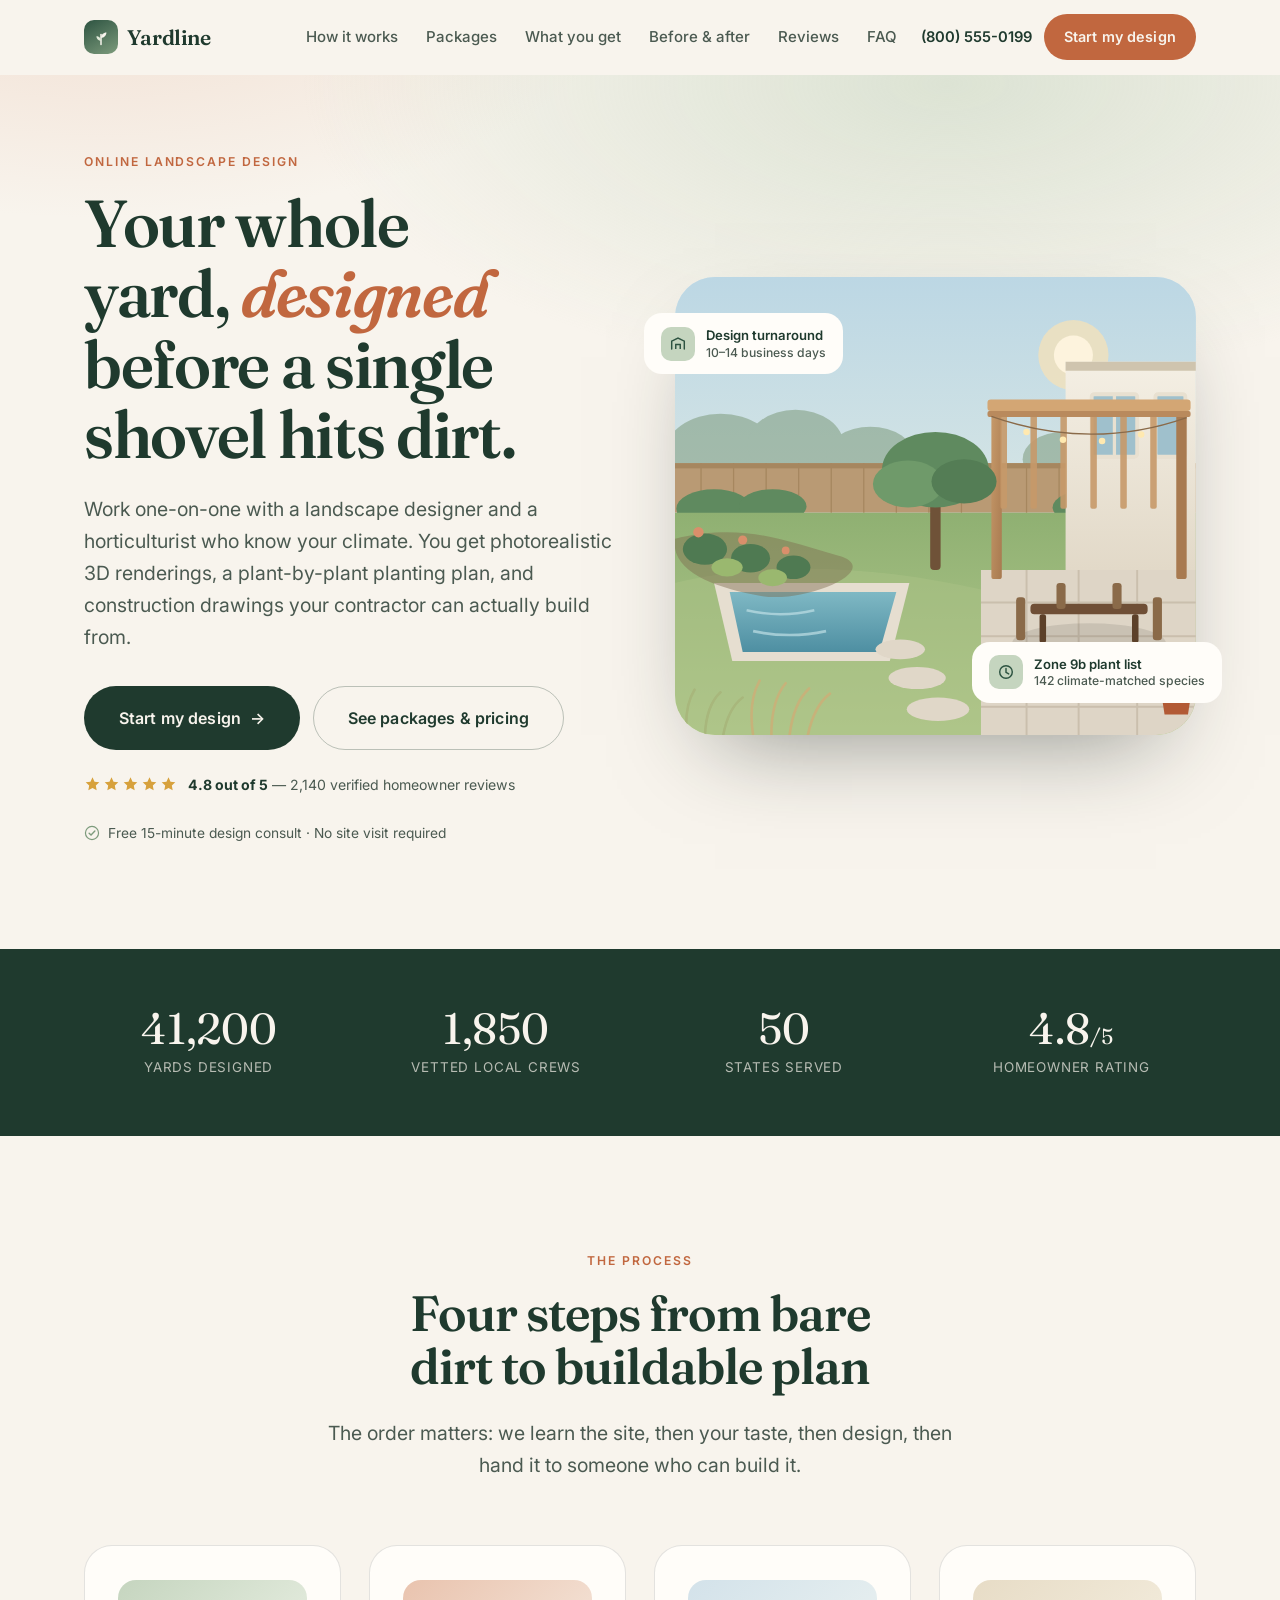
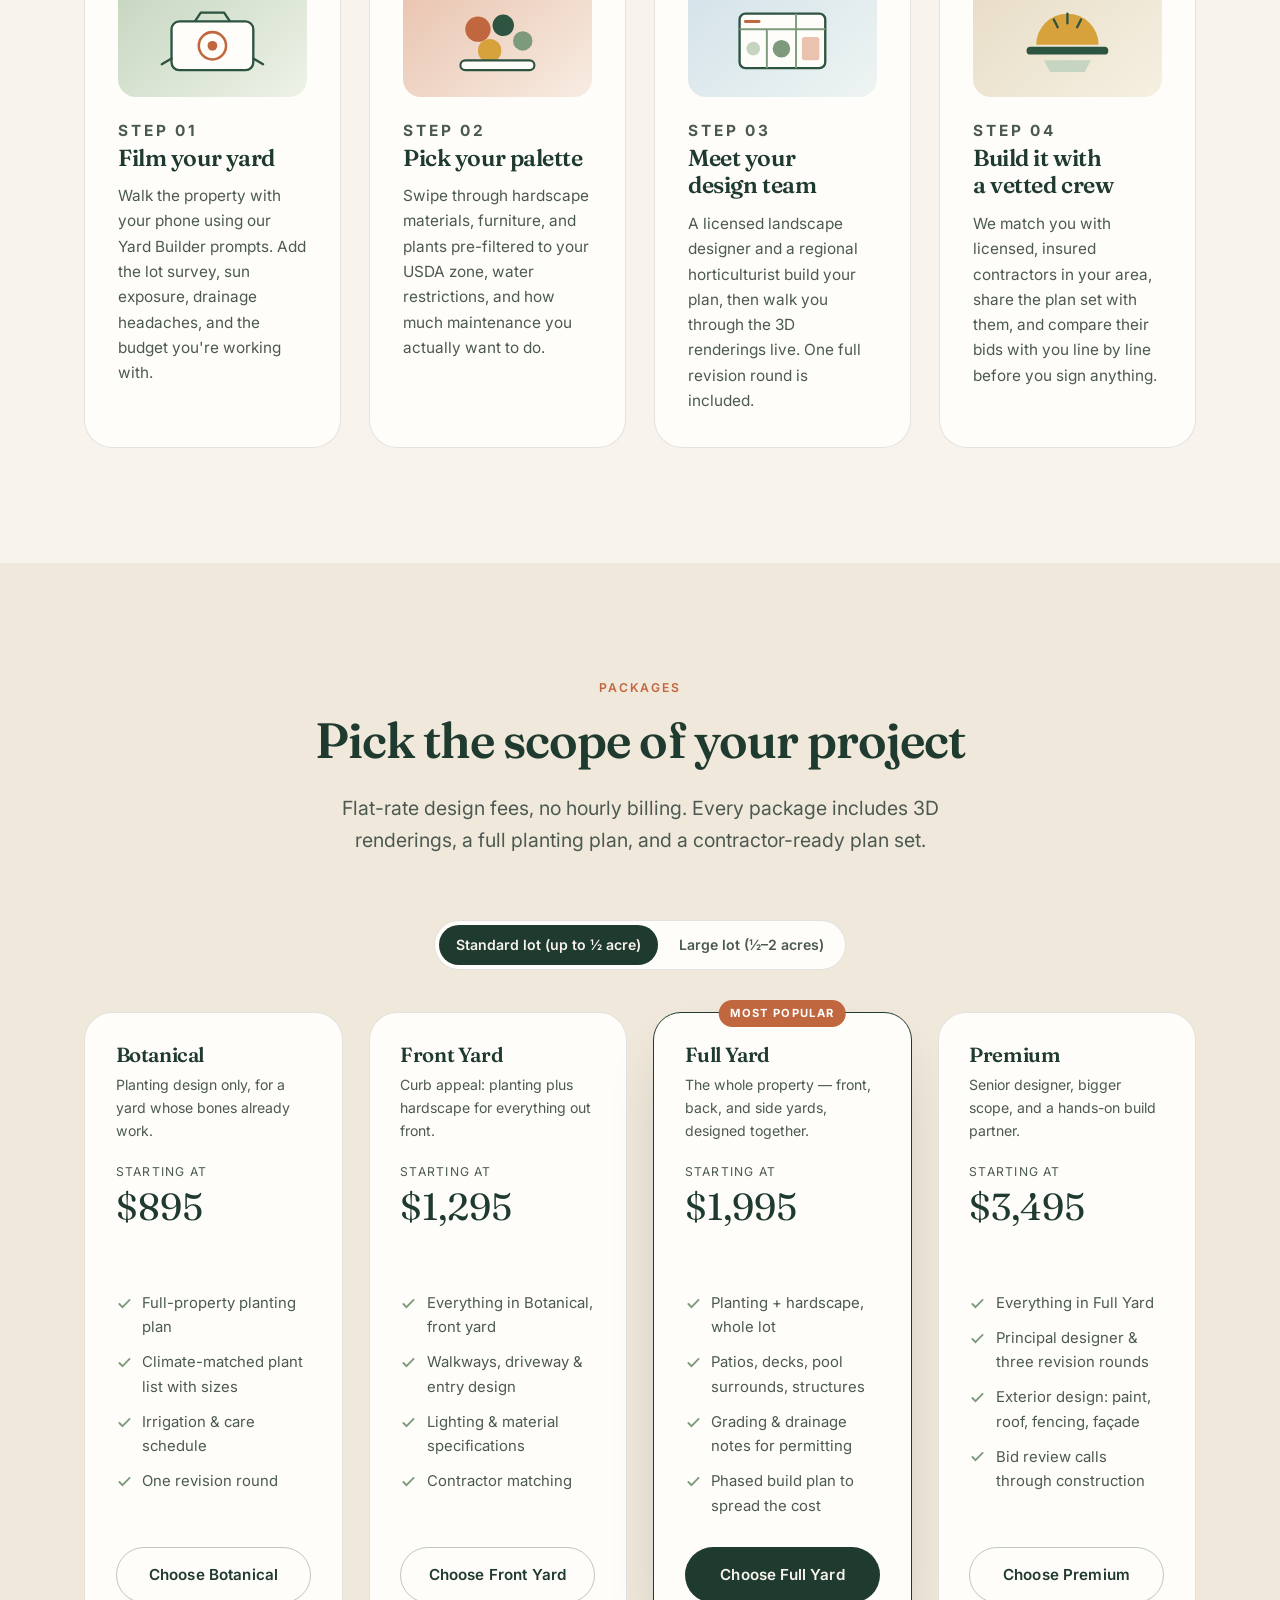
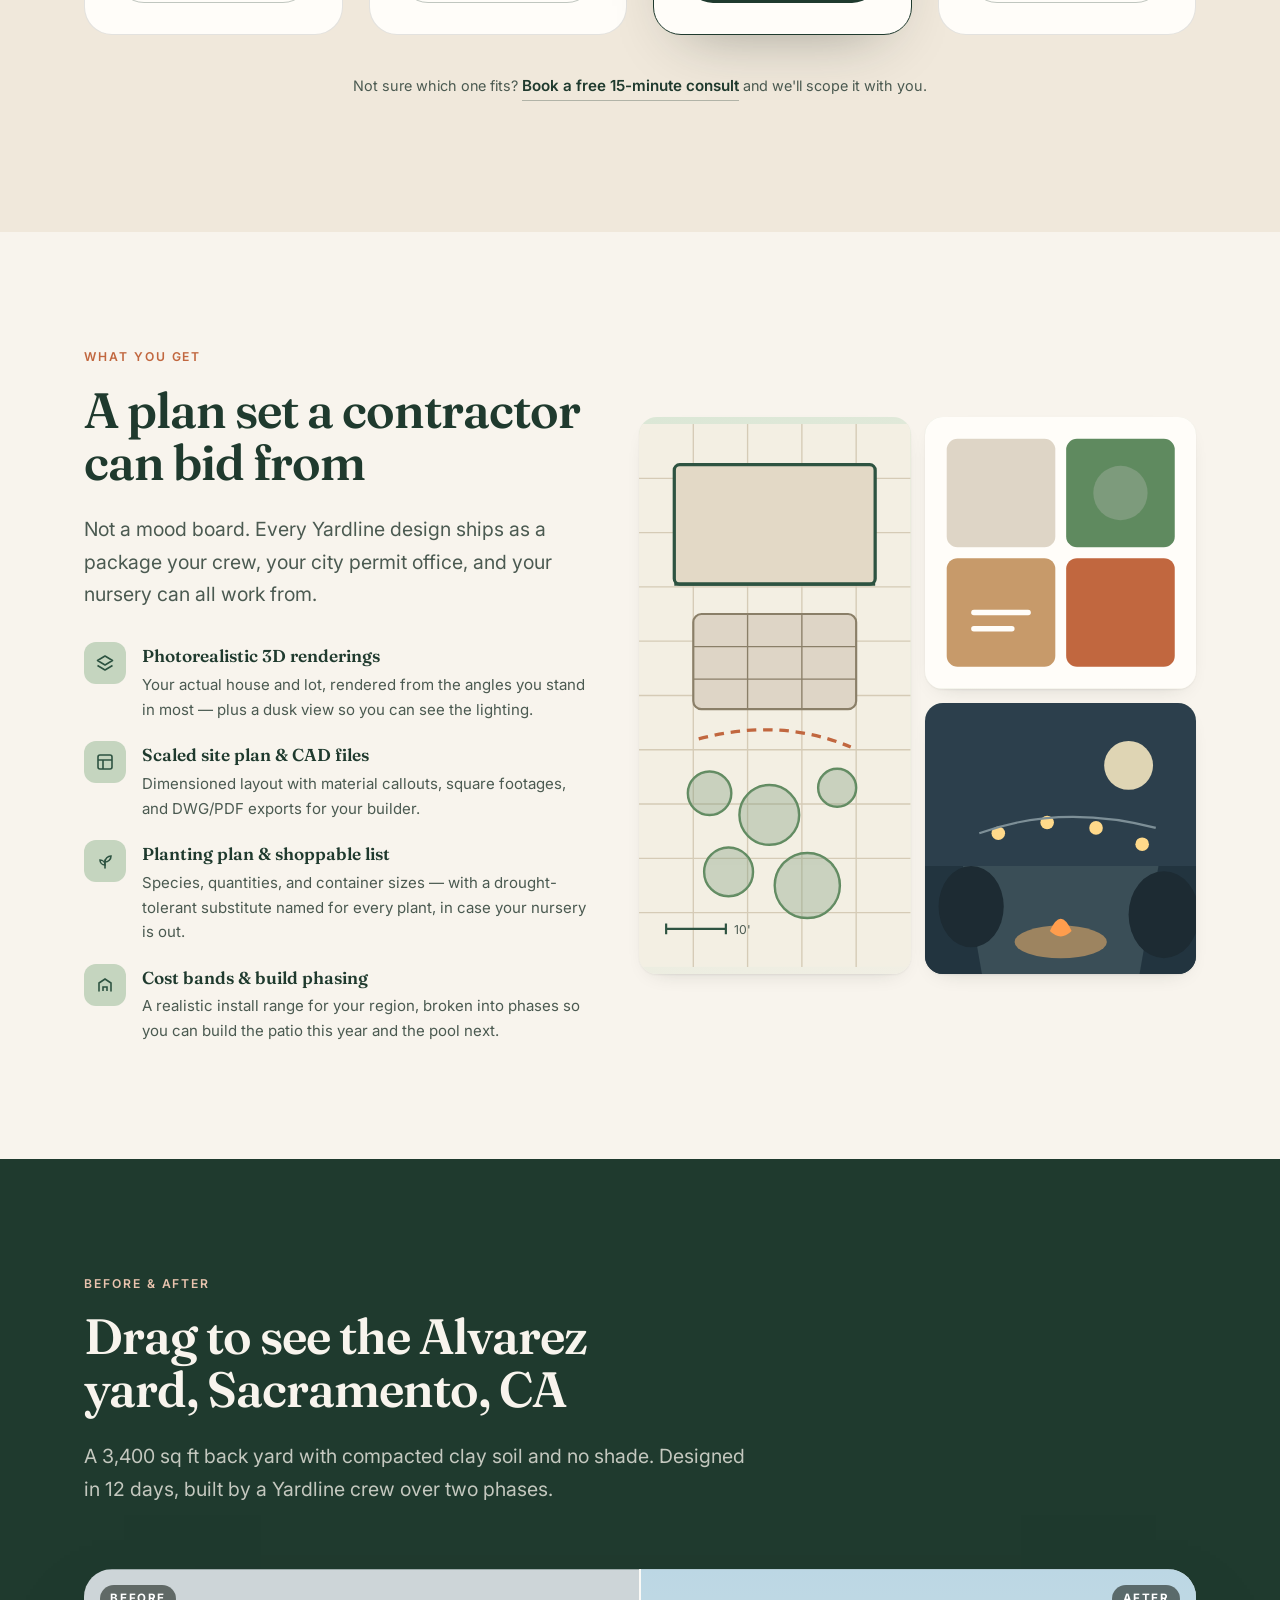
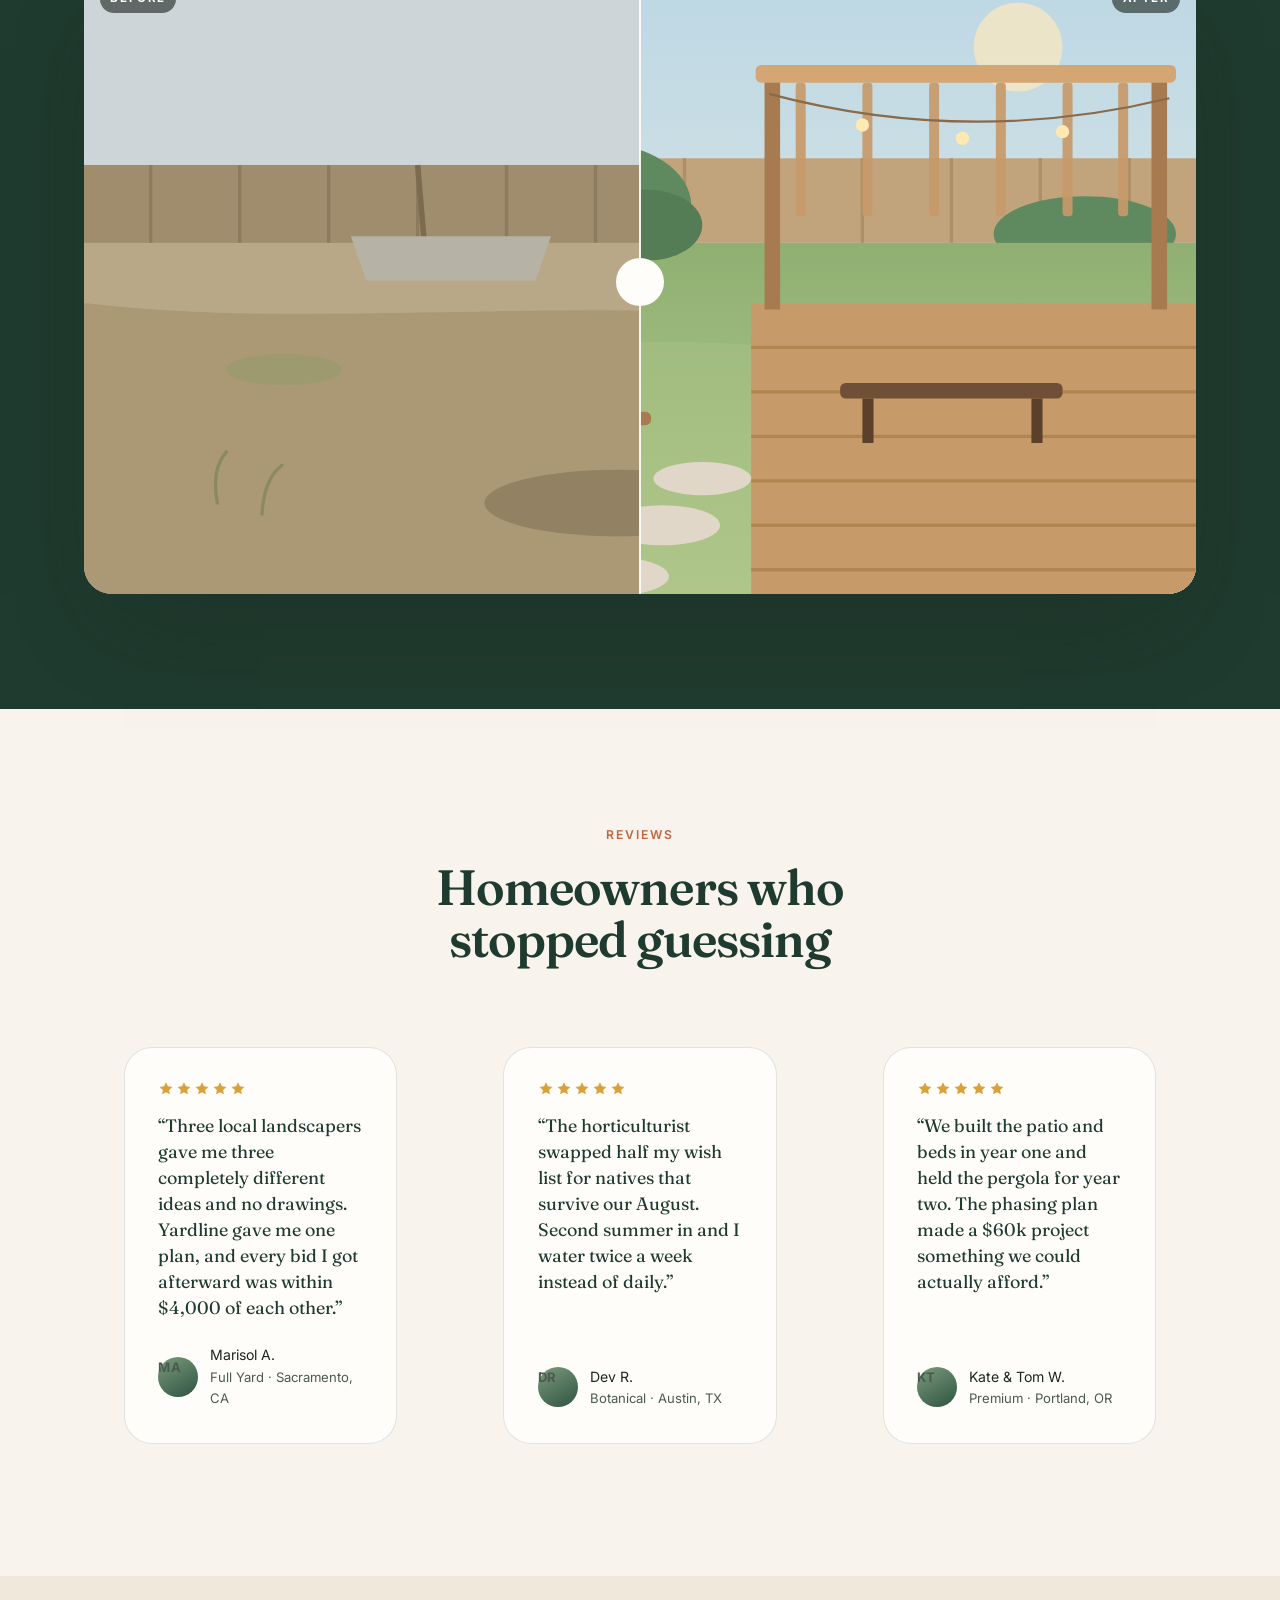
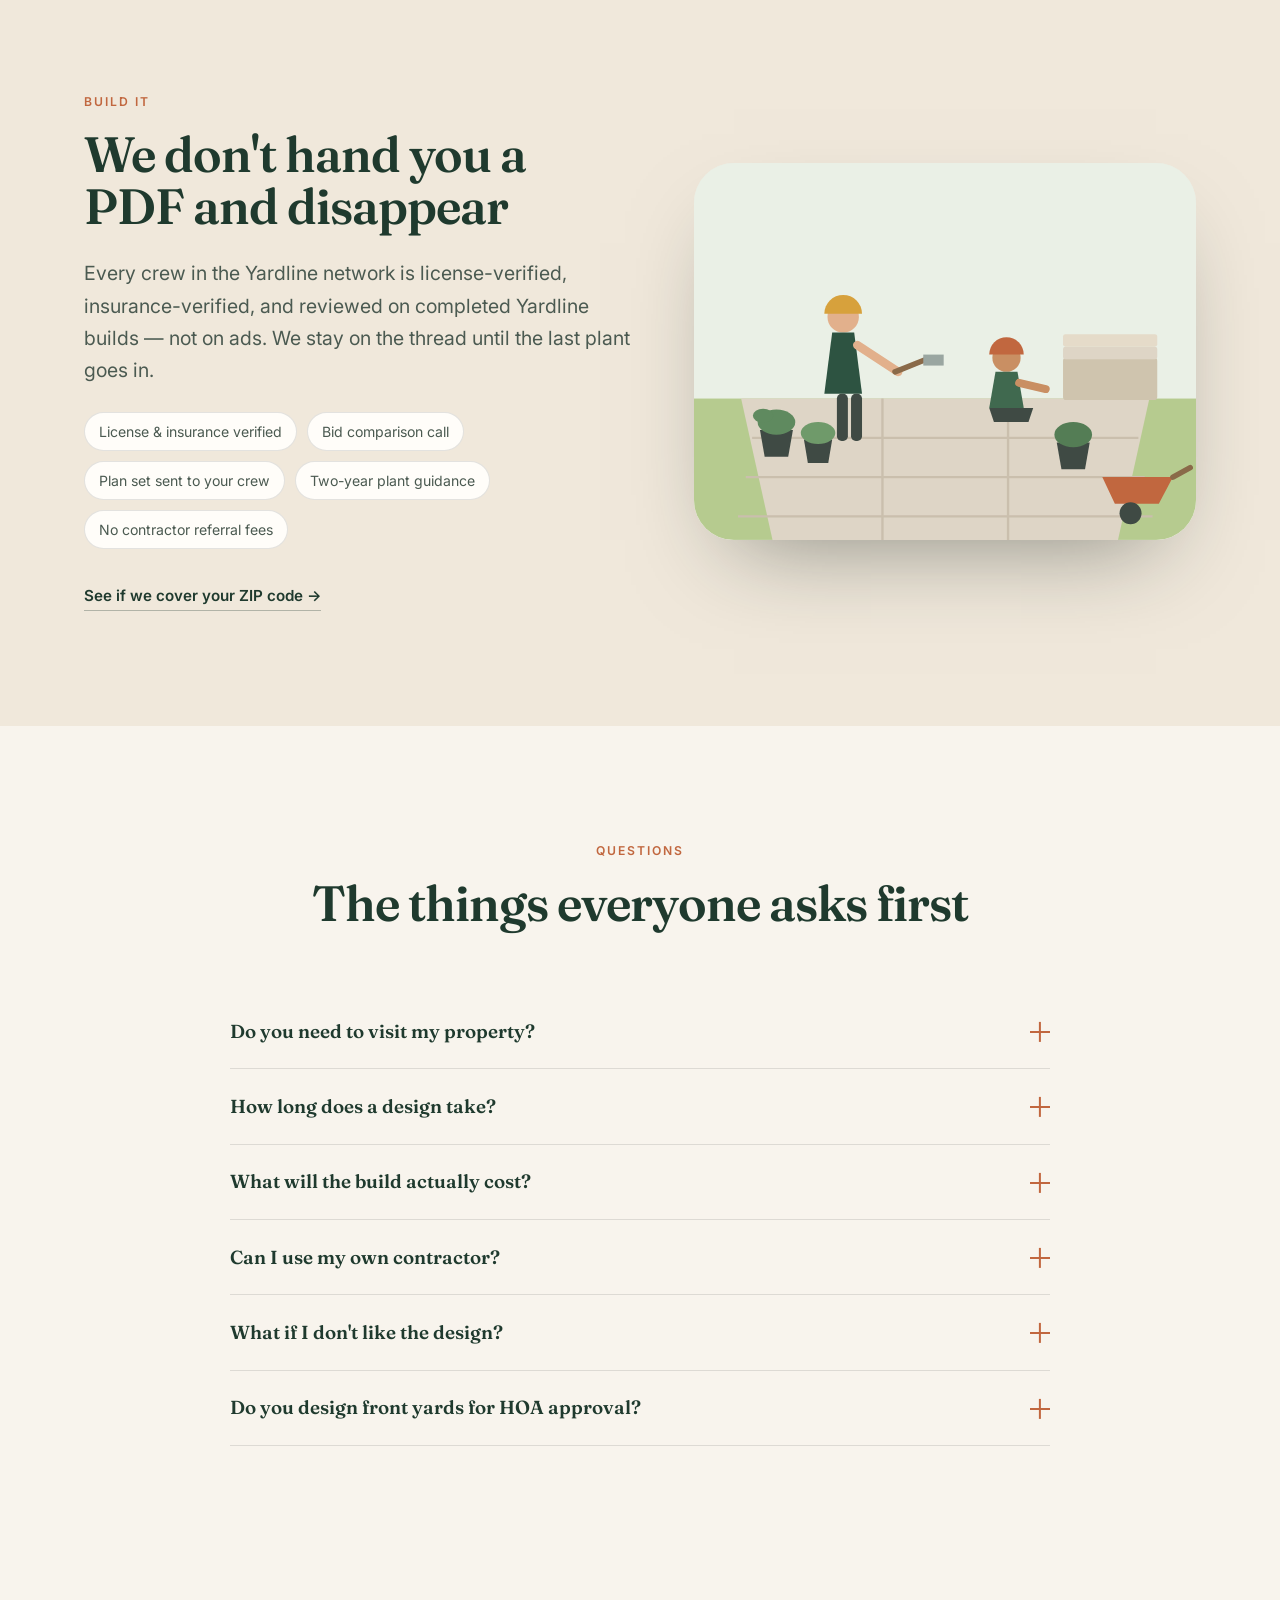
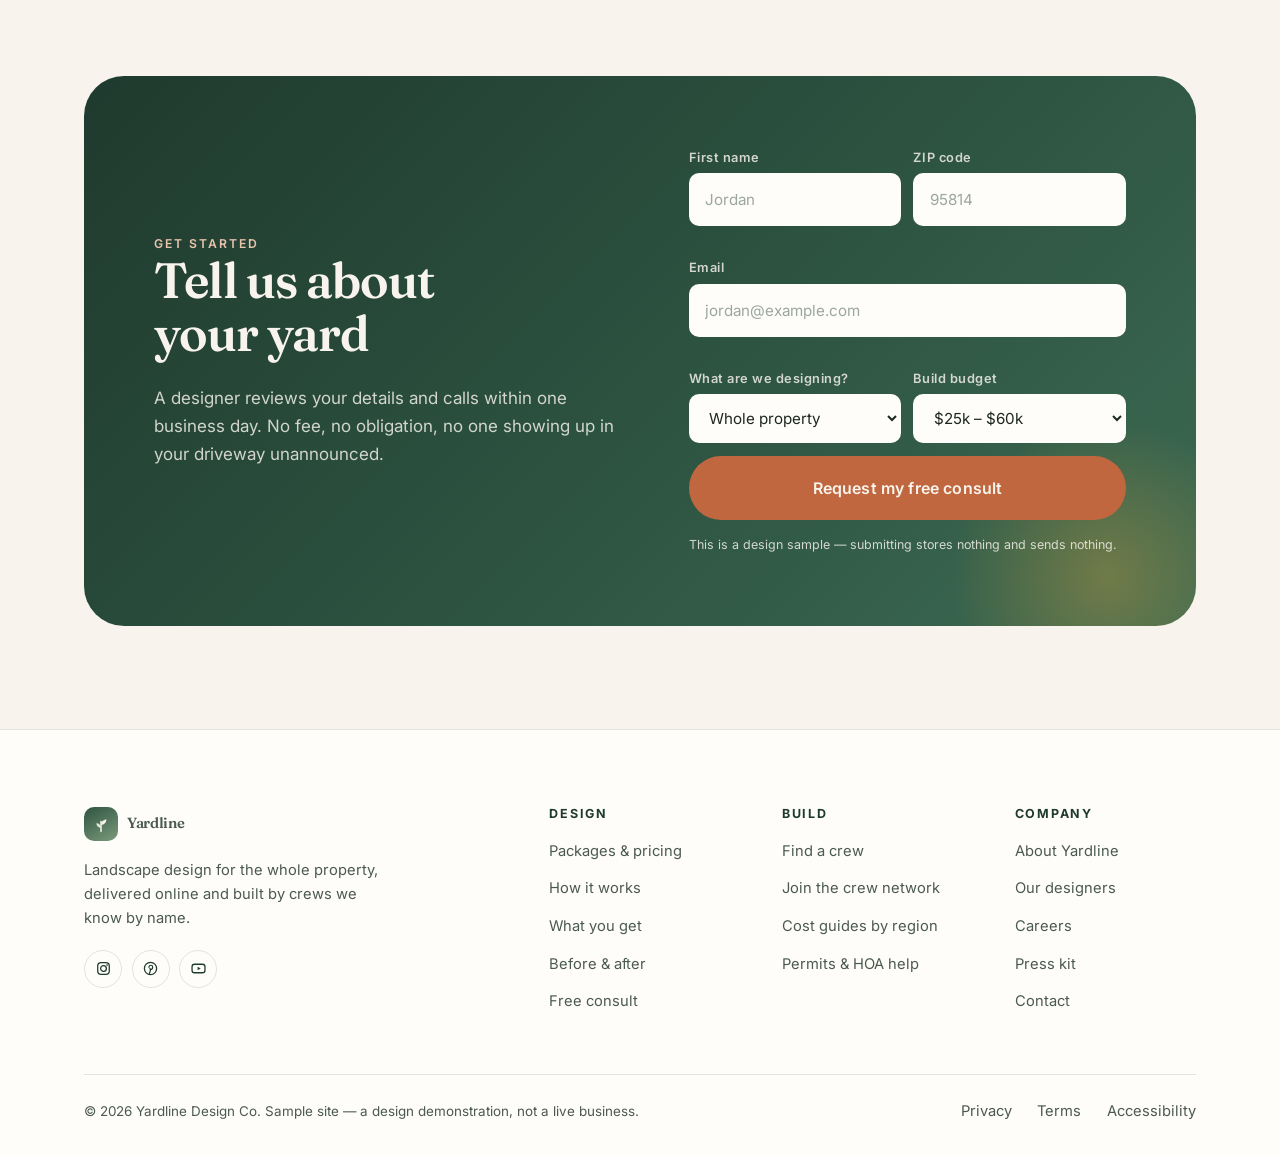
<file: index.html>
<!doctype html>
<html lang="en">
<head>
<meta charset="utf-8" />
<meta name="viewport" content="width=device-width, initial-scale=1" />
<title>Yardline — Online Landscape Design</title>
<meta name="description" content="Yardline pairs you with a landscape designer who turns your yard into a photorealistic 3D plan — then matches you with a vetted local crew to build it." />
<link rel="preconnect" href="https://fonts.googleapis.com" />
<link rel="preconnect" href="https://fonts.gstatic.com" crossorigin />
<link rel="stylesheet" href="https://fonts.googleapis.com/css2?family=Fraunces:ital,opsz,wght@0,9..144,400;0,9..144,600;1,9..144,600&family=Inter:wght@400;500;600;700&display=swap" />
<link rel="stylesheet" href="assets/css/styles.css" />
</head>
<body>
<a class="skip-link" href="#main">Skip to content</a>

<!-- ============================ HEADER ============================ -->
<header class="header" id="header">
  <div class="wrap header__inner">
    <a class="logo" href="#top" aria-label="Yardline home">
      <span class="logo__mark" aria-hidden="true">
        <svg viewBox="0 0 24 24" fill="none"><path d="M12 21V9" stroke="#f8f4ed" stroke-width="1.8" stroke-linecap="round"/><path d="M12 13c0-3.6 2.9-6.5 6.5-6.5 0 3.6-2.9 6.5-6.5 6.5Z" fill="#f8f4ed"/><path d="M12 16.5C12 13.5 9.5 11 6.5 11c0 3 2.5 5.5 5.5 5.5Z" fill="#dfe9d8"/></svg>
      </span>
      Yardline
    </a>

    <nav class="nav" id="nav" aria-label="Main">
      <a href="#process">How it works</a>
      <a href="#packages">Packages</a>
      <a href="#deliverables">What you get</a>
      <a href="#transformations">Before &amp; after</a>
      <a href="#reviews">Reviews</a>
      <a href="#faq">FAQ</a>
    </nav>

    <div class="header__cta">
      <a class="header__phone" href="tel:+18005550199">(800) 555-0199</a>
      <a class="btn btn--clay" href="#start">Start my design</a>
      <button class="burger" id="burger" aria-expanded="false" aria-controls="nav" aria-label="Open menu"><span></span></button>
    </div>
  </div>
</header>

<main id="main">
<span id="top"></span>

<!-- ============================ HERO ============================ -->
<section class="hero">
  <div class="wrap hero__grid">
    <div class="hero__copy r is-in">
      <p class="eyebrow">Online landscape design</p>
      <h1>Your whole yard, <em>designed</em> before a single shovel hits dirt.</h1>
      <p class="lede">Work one-on-one with a landscape designer and a horticulturist who know your climate. You get photorealistic 3D renderings, a plant-by-plant planting plan, and construction drawings your contractor can actually build from.</p>

      <div class="hero__actions">
        <a class="btn btn--lg" href="#start">Start my design <span class="btn__arrow" aria-hidden="true">→</span></a>
        <a class="btn btn--ghost btn--lg" href="#packages">See packages &amp; pricing</a>
      </div>

      <div class="rating">
        <span class="rating__stars" aria-hidden="true">
          <svg viewBox="0 0 20 20" fill="currentColor"><path d="M10 1.6l2.4 5.1 5.6.7-4.1 3.8 1 5.5L10 14.1l-4.9 2.6 1-5.5L2 7.4l5.6-.7L10 1.6Z"/></svg>
          <svg viewBox="0 0 20 20" fill="currentColor"><path d="M10 1.6l2.4 5.1 5.6.7-4.1 3.8 1 5.5L10 14.1l-4.9 2.6 1-5.5L2 7.4l5.6-.7L10 1.6Z"/></svg>
          <svg viewBox="0 0 20 20" fill="currentColor"><path d="M10 1.6l2.4 5.1 5.6.7-4.1 3.8 1 5.5L10 14.1l-4.9 2.6 1-5.5L2 7.4l5.6-.7L10 1.6Z"/></svg>
          <svg viewBox="0 0 20 20" fill="currentColor"><path d="M10 1.6l2.4 5.1 5.6.7-4.1 3.8 1 5.5L10 14.1l-4.9 2.6 1-5.5L2 7.4l5.6-.7L10 1.6Z"/></svg>
          <svg viewBox="0 0 20 20" fill="currentColor"><path d="M10 1.6l2.4 5.1 5.6.7-4.1 3.8 1 5.5L10 14.1l-4.9 2.6 1-5.5L2 7.4l5.6-.7L10 1.6Z"/></svg>
        </span>
        <span class="rating__text"><strong>4.8 out of 5</strong> — 2,140 verified homeowner reviews</span>
      </div>

      <p class="hero__note">
        <svg width="16" height="16" viewBox="0 0 20 20" fill="none" aria-hidden="true"><circle cx="10" cy="10" r="8.2" stroke="#7d9b7c" stroke-width="1.5"/><path d="M6.4 10.2l2.4 2.4 4.8-5" stroke="#7d9b7c" stroke-width="1.7" stroke-linecap="round"/></svg>
        Free 15-minute design consult · No site visit required
      </p>
    </div>

    <div class="hero__art r r-d1">
      <div class="yard-scene">
        <svg viewBox="0 0 800 704" role="img" aria-labelledby="heroArtTitle">
          <title id="heroArtTitle">3D rendering of a designed backyard with a cedar pergola, dining patio, lawn and planting beds</title>
          <defs>
            <linearGradient id="sky" x1="0" y1="0" x2="0" y2="1">
              <stop offset="0" stop-color="#bcd7e4"/><stop offset=".6" stop-color="#dbe8e5"/><stop offset="1" stop-color="#f0ece0"/>
            </linearGradient>
            <linearGradient id="lawn" x1="0" y1="0" x2="0" y2="1">
              <stop offset="0" stop-color="#8fb072"/><stop offset="1" stop-color="#b6cb8f"/>
            </linearGradient>
            <linearGradient id="deck" x1="0" y1="0" x2="1" y2="1">
              <stop offset="0" stop-color="#c79a6a"/><stop offset="1" stop-color="#a87a50"/>
            </linearGradient>
            <linearGradient id="wall" x1="0" y1="0" x2="0" y2="1">
              <stop offset="0" stop-color="#f4efe4"/><stop offset="1" stop-color="#e2d9c8"/>
            </linearGradient>
            <linearGradient id="water" x1="0" y1="0" x2="0" y2="1">
              <stop offset="0" stop-color="#7fb8c4"/><stop offset="1" stop-color="#4e8fa2"/>
            </linearGradient>
          </defs>

          <!-- sky + sun -->
          <rect width="800" height="704" fill="url(#sky)"/>
          <circle cx="612" cy="120" r="54" fill="#f6e2b8" opacity=".75"/>
          <circle cx="612" cy="120" r="30" fill="#fdf3dd"/>

          <!-- distant tree line -->
          <g fill="#7d9b7c" opacity=".55">
            <ellipse cx="70" cy="272" rx="86" ry="62"/><ellipse cx="185" cy="258" rx="74" ry="54"/>
            <ellipse cx="300" cy="276" rx="68" ry="46"/><ellipse cx="700" cy="262" rx="92" ry="60"/>
            <ellipse cx="596" cy="280" rx="62" ry="42"/>
          </g>

          <!-- fence -->
          <rect x="0" y="286" width="800" height="76" fill="#b99a74"/>
          <g stroke="#a6875f" stroke-width="2">
            <path d="M40 286v76M90 286v76M140 286v76M190 286v76M240 286v76M290 286v76M340 286v76M390 286v76M440 286v76M490 286v76M540 286v76M590 286v76M640 286v76M690 286v76M740 286v76"/>
          </g>
          <rect x="0" y="286" width="800" height="8" fill="#a6875f"/>

          <!-- hedge along fence -->
          <g fill="#5f8a5f">
            <ellipse cx="60" cy="356" rx="58" ry="30"/><ellipse cx="150" cy="352" rx="52" ry="26"/>
            <ellipse cx="640" cy="354" rx="60" ry="28"/><ellipse cx="740" cy="358" rx="56" ry="30"/>
          </g>

          <!-- lawn -->
          <path d="M0 362h800v342H0z" fill="url(#lawn)"/>
          <path d="M0 470c150-36 320-24 470 10s220 30 330 8v216H0z" fill="#a9c286" opacity=".55"/>

          <!-- house wall, right -->
          <path d="M600 130h200v320H600z" fill="url(#wall)"/>
          <path d="M600 130h200v14H600z" fill="#cfc4ae"/>
          <rect x="640" y="180" width="70" height="96" rx="4" fill="#9fc0cc"/>
          <rect x="640" y="180" width="70" height="96" rx="4" fill="none" stroke="#e8e0d0" stroke-width="6"/>
          <path d="M675 180v96" stroke="#e8e0d0" stroke-width="5"/>
          <rect x="738" y="180" width="46" height="96" rx="4" fill="#9fc0cc"/>
          <rect x="738" y="180" width="46" height="96" rx="4" fill="none" stroke="#e8e0d0" stroke-width="6"/>

          <!-- stone patio -->
          <path d="M470 450h330v254H470z" fill="#ded5c6"/>
          <g stroke="#cabfad" stroke-width="3">
            <path d="M470 500h330M470 552h330M470 606h330M470 660h330M540 450v254M620 450v254M710 450v254"/>
          </g>

          <!-- pergola -->
          <g>
            <rect x="486" y="200" width="16" height="264" rx="4" fill="url(#deck)"/>
            <rect x="770" y="200" width="16" height="264" rx="4" fill="#a87a50"/>
            <rect x="480" y="188" width="312" height="18" rx="5" fill="#d3a674"/>
            <g fill="#c79a6a">
              <rect x="500" y="206" width="10" height="150" rx="3" opacity=".9"/>
              <rect x="546" y="206" width="10" height="150" rx="3" opacity=".9"/>
              <rect x="592" y="206" width="10" height="150" rx="3" opacity=".9"/>
              <rect x="638" y="206" width="10" height="150" rx="3" opacity=".9"/>
              <rect x="684" y="206" width="10" height="150" rx="3" opacity=".9"/>
              <rect x="730" y="206" width="10" height="150" rx="3" opacity=".9"/>
            </g>
            <rect x="480" y="206" width="312" height="9" rx="3" fill="#b98a5d"/>
          </g>

          <!-- string lights -->
          <path d="M486 214q152 54 300 2" stroke="#8a6a49" stroke-width="2" fill="none"/>
          <g fill="#ffe9b0">
            <circle cx="540" cy="238" r="5"/><circle cx="596" cy="250" r="5"/>
            <circle cx="656" cy="252" r="5"/><circle cx="716" cy="242" r="5"/>
          </g>

          <!-- dining table + chairs under pergola -->
          <ellipse cx="636" cy="562" rx="118" ry="30" fill="#00000018"/>
          <rect x="546" y="502" width="180" height="16" rx="6" fill="#6f4f36"/>
          <rect x="560" y="518" width="10" height="44" rx="4" fill="#5c4029"/>
          <rect x="702" y="518" width="10" height="44" rx="4" fill="#5c4029"/>
          <g fill="#8a6a49">
            <rect x="524" y="492" width="14" height="66" rx="5"/><rect x="734" y="492" width="14" height="66" rx="5"/>
            <rect x="586" y="470" width="14" height="40" rx="5"/><rect x="672" y="470" width="14" height="40" rx="5"/>
          </g>

          <!-- planter pots on patio -->
          <g>
            <path d="M494 596l10 56h40l10-56z" fill="#c1673f"/>
            <g fill="#5f8a5f"><ellipse cx="524" cy="586" rx="28" ry="20"/><ellipse cx="506" cy="576" rx="16" ry="12"/><ellipse cx="542" cy="578" rx="14" ry="11"/></g>
            <path d="M744 620l8 52h36l8-52z" fill="#b25a35"/>
            <g fill="#6f9a6a"><ellipse cx="770" cy="610" rx="26" ry="18"/><ellipse cx="752" cy="602" rx="14" ry="10"/></g>
          </g>

          <!-- plunge pool, left -->
          <path d="M60 470h300l-30 120H88z" fill="#e6ded0"/>
          <path d="M84 484h256l-26 92H104z" fill="url(#water)"/>
          <g stroke="#bfe0e6" stroke-width="4" opacity=".7" fill="none">
            <path d="M110 512q52 12 104 0M120 544q56 12 112 0"/>
          </g>

          <!-- stepping stones -->
          <g fill="#e0d7c8">
            <ellipse cx="372" cy="616" rx="44" ry="17"/><ellipse cx="404" cy="664" rx="48" ry="18"/>
            <ellipse cx="346" cy="572" rx="38" ry="15"/>
          </g>

          <!-- planting beds -->
          <g>
            <path d="M0 402c110-26 176 6 250 26s-48 74-118 62S-8 452 0 402Z" fill="#7d6a4f" opacity=".45"/>
            <g fill="#4f7a52">
              <ellipse cx="46" cy="418" rx="34" ry="24"/><ellipse cx="116" cy="432" rx="30" ry="22"/>
              <ellipse cx="182" cy="446" rx="26" ry="18"/>
            </g>
            <g fill="#9ab86f">
              <ellipse cx="80" cy="446" rx="24" ry="14"/><ellipse cx="150" cy="462" rx="22" ry="13"/>
            </g>
            <g fill="#d98f6b">
              <circle cx="36" cy="392" r="8"/><circle cx="104" cy="404" r="7"/><circle cx="170" cy="420" r="6"/>
            </g>
          </g>

          <!-- feature tree -->
          <g>
            <rect x="392" y="330" width="16" height="120" rx="6" fill="#6f5238"/>
            <path d="M400 340c-8-34 8-58 0-84 12 22 34 24 40 46-6 20-24 30-40 38Z" fill="#5f8a5f"/>
            <ellipse cx="400" cy="296" rx="82" ry="58" fill="#5f8a5f"/>
            <ellipse cx="358" cy="318" rx="54" ry="36" fill="#6f9a6a"/>
            <ellipse cx="444" cy="314" rx="50" ry="34" fill="#547d55"/>
          </g>

          <!-- ornamental grasses foreground -->
          <g stroke="#c9b27a" stroke-width="4" stroke-linecap="round" fill="none" opacity=".95">
            <path d="M120 704q-8-52 10-84M148 704q0-54 22-80M176 704q6-50 30-72M204 704q10-46 34-64"/>
          </g>
          <g stroke="#a8b77c" stroke-width="4" stroke-linecap="round" fill="none">
            <path d="M18 704q-4-44 12-70M46 704q2-46 24-66M74 704q8-42 30-58"/>
          </g>
        </svg>
      </div>

      <div class="hero__badge hero__badge--tl" aria-hidden="true">
        <i><svg width="18" height="18" viewBox="0 0 20 20" fill="none"><path d="M3 15.5V6.8l7-3.3 7 3.3v8.7" stroke="currentColor" stroke-width="1.6" stroke-linecap="round"/><path d="M7.5 15.5v-5h5v5" stroke="currentColor" stroke-width="1.6"/></svg></i>
        <div>Design turnaround<span>10–14 business days</span></div>
      </div>
      <div class="hero__badge hero__badge--br" aria-hidden="true">
        <i><svg width="18" height="18" viewBox="0 0 20 20" fill="none"><circle cx="10" cy="10" r="7" stroke="currentColor" stroke-width="1.6"/><path d="M10 6v4.4l3 1.8" stroke="currentColor" stroke-width="1.6" stroke-linecap="round"/></svg></i>
        <div>Zone 9b plant list<span>142 climate-matched species</span></div>
      </div>
    </div>
  </div>
</section>

<!-- ============================ STATS ============================ -->
<section class="stats">
  <div class="wrap stats__grid">
    <div class="stat r"><div class="stat__num" data-count="41200">41,200</div><div class="stat__label">Yards designed</div></div>
    <div class="stat r r-d1"><div class="stat__num" data-count="1850">1,850</div><div class="stat__label">Vetted local crews</div></div>
    <div class="stat r r-d2"><div class="stat__num">50</div><div class="stat__label">States served</div></div>
    <div class="stat r r-d3"><div class="stat__num">4.8<span style="font-size:.5em">/5</span></div><div class="stat__label">Homeowner rating</div></div>
  </div>
</section>

<!-- ============================ PROCESS ============================ -->
<section class="section" id="process">
  <div class="wrap">
    <div class="section-head section-head--center r">
      <p class="eyebrow">The process</p>
      <h2>Four steps from bare dirt to buildable plan</h2>
      <p class="lede">The order matters: we learn the site, then your taste, then design, then hand it to someone who can build it.</p>
    </div>

    <div class="steps">
      <article class="step r">
        <div class="step__art">
          <svg viewBox="0 0 120 80" fill="none" aria-hidden="true">
            <rect x="18" y="22" width="84" height="50" rx="8" fill="#fffdf9"/>
            <rect x="18" y="22" width="84" height="50" rx="8" stroke="#2d5341" stroke-width="2.4"/>
            <path d="M42 22l6-9h24l6 9" stroke="#2d5341" stroke-width="2.4" stroke-linejoin="round"/>
            <circle cx="60" cy="47" r="14" stroke="#c1673f" stroke-width="2.6"/>
            <circle cx="60" cy="47" r="5" fill="#c1673f"/>
            <path d="M8 66l10-6M112 66l-10-6" stroke="#2d5341" stroke-width="2.4" stroke-linecap="round"/>
          </svg>
        </div>
        <p class="step__num">Step 01</p>
        <h3>Film your yard</h3>
        <p>Walk the property with your phone using our Yard Builder prompts. Add the lot survey, sun exposure, drainage headaches, and the budget you're working with.</p>
      </article>

      <article class="step r r-d1">
        <div class="step__art">
          <svg viewBox="0 0 120 80" fill="none" aria-hidden="true">
            <circle cx="40" cy="30" r="13" fill="#c1673f"/><circle cx="66" cy="26" r="11" fill="#2d5341"/>
            <circle cx="86" cy="42" r="10" fill="#7d9b7c"/><circle cx="52" cy="52" r="12" fill="#d7a13c"/>
            <rect x="22" y="62" width="76" height="10" rx="5" fill="#fffdf9" stroke="#2d5341" stroke-width="2.2"/>
          </svg>
        </div>
        <p class="step__num">Step 02</p>
        <h3>Pick your palette</h3>
        <p>Swipe through hardscape materials, furniture, and plants pre-filtered to your USDA zone, water restrictions, and how much maintenance you actually want to do.</p>
      </article>

      <article class="step r r-d2">
        <div class="step__art">
          <svg viewBox="0 0 120 80" fill="none" aria-hidden="true">
            <rect x="16" y="14" width="88" height="56" rx="6" fill="#fffdf9" stroke="#2d5341" stroke-width="2.4"/>
            <path d="M16 30h88M44 30v40M74 14v56" stroke="#7d9b7c" stroke-width="2"/>
            <circle cx="30" cy="50" r="7" fill="#c5d5bf"/><circle cx="59" cy="50" r="9" fill="#7d9b7c"/>
            <rect x="80" y="38" width="18" height="24" rx="3" fill="#e9c3ae"/>
            <path d="M22 22h14" stroke="#c1673f" stroke-width="3" stroke-linecap="round"/>
          </svg>
        </div>
        <p class="step__num">Step 03</p>
        <h3>Meet your design team</h3>
        <p>A licensed landscape designer and a regional horticulturist build your plan, then walk you through the 3D renderings live. One full revision round is included.</p>
      </article>

      <article class="step r r-d3">
        <div class="step__art">
          <svg viewBox="0 0 120 80" fill="none" aria-hidden="true">
            <path d="M28 46a32 32 0 0 1 64 0z" fill="#d7a13c"/>
            <path d="M22 48h76a4 4 0 0 1 0 8H22a4 4 0 0 1 0-8Z" fill="#2d5341"/>
            <path d="M60 14v10M46 20l4 8M74 20l-4 8" stroke="#2d5341" stroke-width="2.4" stroke-linecap="round"/>
            <path d="M36 62h48l-6 12H42z" fill="#c5d5bf"/>
          </svg>
        </div>
        <p class="step__num">Step 04</p>
        <h3>Build it with a vetted crew</h3>
        <p>We match you with licensed, insured contractors in your area, share the plan set with them, and compare their bids with you line by line before you sign anything.</p>
      </article>
    </div>
  </div>
</section>

<!-- ============================ PACKAGES ============================ -->
<section class="section pricing" id="packages">
  <div class="wrap">
    <div class="section-head section-head--center r">
      <p class="eyebrow">Packages</p>
      <h2>Pick the scope of your project</h2>
      <p class="lede">Flat-rate design fees, no hourly billing. Every package includes 3D renderings, a full planting plan, and a contractor-ready plan set.</p>
    </div>

    <div style="display:flex;justify-content:center">
      <div class="toggle r" role="group" aria-label="Lot size">
        <button class="toggle__btn" id="lotStandard" type="button" aria-pressed="true">Standard lot (up to ½ acre)</button>
        <button class="toggle__btn" id="lotLarge" type="button" aria-pressed="false">Large lot (½–2 acres)</button>
      </div>
    </div>

    <div class="plans">
      <article class="plan r">
        <h3 class="plan__name">Botanical</h3>
        <p class="plan__for">Planting design only, for a yard whose bones already work.</p>
        <p class="plan__from">Starting at</p>
        <p class="plan__price" data-price-standard="895" data-price-large="1195">$895</p>
        <ul class="plan__list">
          <li><svg viewBox="0 0 20 20" fill="none"><path d="M4 10.6l3.6 3.6L16 5.8" stroke="currentColor" stroke-width="2.2" stroke-linecap="round"/></svg>Full-property planting plan</li>
          <li><svg viewBox="0 0 20 20" fill="none"><path d="M4 10.6l3.6 3.6L16 5.8" stroke="currentColor" stroke-width="2.2" stroke-linecap="round"/></svg>Climate-matched plant list with sizes</li>
          <li><svg viewBox="0 0 20 20" fill="none"><path d="M4 10.6l3.6 3.6L16 5.8" stroke="currentColor" stroke-width="2.2" stroke-linecap="round"/></svg>Irrigation &amp; care schedule</li>
          <li><svg viewBox="0 0 20 20" fill="none"><path d="M4 10.6l3.6 3.6L16 5.8" stroke="currentColor" stroke-width="2.2" stroke-linecap="round"/></svg>One revision round</li>
        </ul>
        <a class="btn btn--ghost btn--block" href="#start">Choose Botanical</a>
      </article>

      <article class="plan r r-d1">
        <h3 class="plan__name">Front Yard</h3>
        <p class="plan__for">Curb appeal: planting plus hardscape for everything out front.</p>
        <p class="plan__from">Starting at</p>
        <p class="plan__price" data-price-standard="1295" data-price-large="1595">$1,295</p>
        <ul class="plan__list">
          <li><svg viewBox="0 0 20 20" fill="none"><path d="M4 10.6l3.6 3.6L16 5.8" stroke="currentColor" stroke-width="2.2" stroke-linecap="round"/></svg>Everything in Botanical, front yard</li>
          <li><svg viewBox="0 0 20 20" fill="none"><path d="M4 10.6l3.6 3.6L16 5.8" stroke="currentColor" stroke-width="2.2" stroke-linecap="round"/></svg>Walkways, driveway &amp; entry design</li>
          <li><svg viewBox="0 0 20 20" fill="none"><path d="M4 10.6l3.6 3.6L16 5.8" stroke="currentColor" stroke-width="2.2" stroke-linecap="round"/></svg>Lighting &amp; material specifications</li>
          <li><svg viewBox="0 0 20 20" fill="none"><path d="M4 10.6l3.6 3.6L16 5.8" stroke="currentColor" stroke-width="2.2" stroke-linecap="round"/></svg>Contractor matching</li>
        </ul>
        <a class="btn btn--ghost btn--block" href="#start">Choose Front Yard</a>
      </article>

      <article class="plan plan--featured r r-d2">
        <span class="plan__flag">Most popular</span>
        <h3 class="plan__name">Full Yard</h3>
        <p class="plan__for">The whole property — front, back, and side yards, designed together.</p>
        <p class="plan__from">Starting at</p>
        <p class="plan__price" data-price-standard="1995" data-price-large="2495">$1,995</p>
        <ul class="plan__list">
          <li><svg viewBox="0 0 20 20" fill="none"><path d="M4 10.6l3.6 3.6L16 5.8" stroke="currentColor" stroke-width="2.2" stroke-linecap="round"/></svg>Planting + hardscape, whole lot</li>
          <li><svg viewBox="0 0 20 20" fill="none"><path d="M4 10.6l3.6 3.6L16 5.8" stroke="currentColor" stroke-width="2.2" stroke-linecap="round"/></svg>Patios, decks, pool surrounds, structures</li>
          <li><svg viewBox="0 0 20 20" fill="none"><path d="M4 10.6l3.6 3.6L16 5.8" stroke="currentColor" stroke-width="2.2" stroke-linecap="round"/></svg>Grading &amp; drainage notes for permitting</li>
          <li><svg viewBox="0 0 20 20" fill="none"><path d="M4 10.6l3.6 3.6L16 5.8" stroke="currentColor" stroke-width="2.2" stroke-linecap="round"/></svg>Phased build plan to spread the cost</li>
        </ul>
        <a class="btn btn--block" href="#start">Choose Full Yard</a>
      </article>

      <article class="plan r r-d3">
        <h3 class="plan__name">Premium</h3>
        <p class="plan__for">Senior designer, bigger scope, and a hands-on build partner.</p>
        <p class="plan__from">Starting at</p>
        <p class="plan__price" data-price-standard="3495" data-price-large="4295">$3,495</p>
        <ul class="plan__list">
          <li><svg viewBox="0 0 20 20" fill="none"><path d="M4 10.6l3.6 3.6L16 5.8" stroke="currentColor" stroke-width="2.2" stroke-linecap="round"/></svg>Everything in Full Yard</li>
          <li><svg viewBox="0 0 20 20" fill="none"><path d="M4 10.6l3.6 3.6L16 5.8" stroke="currentColor" stroke-width="2.2" stroke-linecap="round"/></svg>Principal designer &amp; three revision rounds</li>
          <li><svg viewBox="0 0 20 20" fill="none"><path d="M4 10.6l3.6 3.6L16 5.8" stroke="currentColor" stroke-width="2.2" stroke-linecap="round"/></svg>Exterior design: paint, roof, fencing, façade</li>
          <li><svg viewBox="0 0 20 20" fill="none"><path d="M4 10.6l3.6 3.6L16 5.8" stroke="currentColor" stroke-width="2.2" stroke-linecap="round"/></svg>Bid review calls through construction</li>
        </ul>
        <a class="btn btn--ghost btn--block" href="#start">Choose Premium</a>
      </article>
    </div>

    <p class="pricing__foot r">Not sure which one fits? <a class="text-link" href="#start">Book a free 15-minute consult</a> and we'll scope it with you.</p>
  </div>
</section>

<!-- ============================ DELIVERABLES ============================ -->
<section class="section" id="deliverables">
  <div class="wrap features">
    <div class="r">
      <p class="eyebrow">What you get</p>
      <h2>A plan set a contractor can bid from</h2>
      <p class="lede">Not a mood board. Every Yardline design ships as a package your crew, your city permit office, and your nursery can all work from.</p>
      <ul class="features__list">
        <li>
          <i><svg width="20" height="20" viewBox="0 0 20 20" fill="none"><path d="M2.5 7.5L10 3l7.5 4.5L10 12 2.5 7.5Z" stroke="currentColor" stroke-width="1.6" stroke-linejoin="round"/><path d="M2.5 12.5L10 17l7.5-4.5" stroke="currentColor" stroke-width="1.6" stroke-linejoin="round"/></svg></i>
          <div><strong>Photorealistic 3D renderings</strong><p>Your actual house and lot, rendered from the angles you stand in most — plus a dusk view so you can see the lighting.</p></div>
        </li>
        <li>
          <i><svg width="20" height="20" viewBox="0 0 20 20" fill="none"><rect x="3" y="3" width="14" height="14" rx="2" stroke="currentColor" stroke-width="1.6"/><path d="M3 8h14M8 8v9" stroke="currentColor" stroke-width="1.6"/></svg></i>
          <div><strong>Scaled site plan &amp; CAD files</strong><p>Dimensioned layout with material callouts, square footages, and DWG/PDF exports for your builder.</p></div>
        </li>
        <li>
          <i><svg width="20" height="20" viewBox="0 0 20 20" fill="none"><path d="M10 17V9" stroke="currentColor" stroke-width="1.6" stroke-linecap="round"/><path d="M10 11c0-3.3 2.7-6 6-6 0 3.3-2.7 6-6 6Z" stroke="currentColor" stroke-width="1.6"/><path d="M10 14c0-2.8-2.2-5-5-5 0 2.8 2.2 5 5 5Z" stroke="currentColor" stroke-width="1.6"/></svg></i>
          <div><strong>Planting plan &amp; shoppable list</strong><p>Species, quantities, and container sizes — with a drought-tolerant substitute named for every plant, in case your nursery is out.</p></div>
        </li>
        <li>
          <i><svg width="20" height="20" viewBox="0 0 20 20" fill="none"><path d="M4 16V8l6-4 6 4v8" stroke="currentColor" stroke-width="1.6" stroke-linecap="round"/><path d="M8 16v-4h4v4" stroke="currentColor" stroke-width="1.6"/></svg></i>
          <div><strong>Cost bands &amp; build phasing</strong><p>A realistic install range for your region, broken into phases so you can build the patio this year and the pool next.</p></div>
        </li>
      </ul>
    </div>

    <div class="mosaic r r-d1">
      <div class="mosaic__tile">
        <svg viewBox="0 0 200 400" role="img" aria-label="Scaled site plan drawing">
          <rect width="200" height="400" fill="#f3efe3"/>
          <g stroke="#d5cbb6" stroke-width="1"><path d="M0 40h200M0 80h200M0 120h200M0 160h200M0 200h200M0 240h200M0 280h200M0 320h200M0 360h200M40 0v400M80 0v400M120 0v400M160 0v400"/></g>
          <rect x="26" y="30" width="148" height="88" rx="4" fill="#e3d9c6" stroke="#2d5341" stroke-width="2.4"/>
          <path d="M26 118h148" stroke="#2d5341" stroke-width="2.4"/>
          <rect x="40" y="140" width="120" height="70" rx="6" fill="#ded5c6" stroke="#8a7f68" stroke-width="1.6"/>
          <g stroke="#8a7f68" stroke-width="1"><path d="M40 164h120M40 188h120M80 140v70M120 140v70"/></g>
          <path d="M44 232q60-16 112 6" stroke="#c1673f" stroke-width="2.4" fill="none" stroke-dasharray="7 5"/>
          <g fill="none" stroke="#5f8a5f" stroke-width="1.8">
            <circle cx="52" cy="272" r="16"/><circle cx="96" cy="288" r="22"/><circle cx="146" cy="268" r="14"/>
            <circle cx="66" cy="330" r="18"/><circle cx="124" cy="340" r="24"/>
          </g>
          <g fill="#7d9b7c" opacity=".35"><circle cx="52" cy="272" r="16"/><circle cx="96" cy="288" r="22"/><circle cx="146" cy="268" r="14"/><circle cx="66" cy="330" r="18"/><circle cx="124" cy="340" r="24"/></g>
          <path d="M20 372h44M20 368v8M64 368v8" stroke="#2d5341" stroke-width="1.6"/>
          <text x="70" y="376" font-family="Inter, sans-serif" font-size="9" fill="#4b5a51">10'</text>
        </svg>
      </div>
      <div class="mosaic__tile">
        <svg viewBox="0 0 200 200" role="img" aria-label="Material and plant palette swatches">
          <rect width="200" height="200" fill="#fffdf9"/>
          <rect x="16" y="16" width="80" height="80" rx="8" fill="#ded5c6"/>
          <rect x="104" y="16" width="80" height="80" rx="8" fill="#5f8a5f"/>
          <rect x="16" y="104" width="80" height="80" rx="8" fill="#c79a6a"/>
          <rect x="104" y="104" width="80" height="80" rx="8" fill="#c1673f"/>
          <circle cx="144" cy="56" r="20" fill="#7d9b7c"/>
          <path d="M36 144h40M36 156h28" stroke="#fffdf9" stroke-width="4" stroke-linecap="round"/>
        </svg>
      </div>
      <div class="mosaic__tile">
        <svg viewBox="0 0 200 200" role="img" aria-label="Dusk rendering of a patio with lighting">
          <rect width="200" height="200" fill="#2c3f4c"/>
          <circle cx="150" cy="46" r="18" fill="#f3e6c0" opacity=".9"/>
          <path d="M0 120h200v80H0z" fill="#22343f"/>
          <path d="M28 120h144l-14 80H42z" fill="#3a4e57"/>
          <g fill="#ffd98a"><circle cx="54" cy="96" r="5"/><circle cx="90" cy="88" r="5"/><circle cx="126" cy="92" r="5"/><circle cx="160" cy="104" r="5"/></g>
          <path d="M40 96q60-22 130-4" stroke="#7d8f97" stroke-width="1.6" fill="none"/>
          <g fill="#1d2b33"><ellipse cx="34" cy="150" rx="24" ry="30"/><ellipse cx="176" cy="156" rx="26" ry="32"/></g>
          <ellipse cx="100" cy="176" rx="34" ry="12" fill="#ffba6b" opacity=".5"/>
          <path d="M92 168q8-18 16 0q-8 8-16 0Z" fill="#ff9d4d"/>
        </svg>
      </div>
    </div>
  </div>
</section>

<!-- ============================ BEFORE / AFTER ============================ -->
<section class="section reveal-wrap" id="transformations">
  <div class="wrap">
    <div class="section-head r">
      <p class="eyebrow">Before &amp; after</p>
      <h2>Drag to see the Alvarez yard, Sacramento, CA</h2>
      <p class="lede">A 3,400 sq ft back yard with compacted clay soil and no shade. Designed in 12 days, built by a Yardline crew over two phases.</p>
    </div>

    <div class="compare r r-d1" id="compare">
      <div class="compare__layer compare__layer--before">
        <svg viewBox="0 0 1000 562" role="img" aria-label="Before: a bare, patchy back yard with a sagging fence">
          <rect width="1000" height="562" fill="#cdd5d8"/>
          <rect y="240" width="1000" height="322" fill="#b9a887"/>
          <path d="M0 300c200 24 420-6 640 14s260 6 360-10v258H0z" fill="#ab9975"/>
          <rect y="176" width="1000" height="70" fill="#a08d6e"/>
          <g stroke="#8d7b5e" stroke-width="3"><path d="M60 176v70M140 176v70M220 176v70M300 176v70M380 176v70M460 176v70M540 176v70M620 176v70M700 176v70M780 176v70M860 176v70M940 176v70"/></g>
          <path d="M300 176l6 70M540 176l-8 70" stroke="#7d6b50" stroke-width="5"/>
          <g fill="#9c9a6f" opacity=".85">
            <ellipse cx="180" cy="360" rx="52" ry="14"/><ellipse cx="620" cy="410" rx="70" ry="16"/><ellipse cx="880" cy="330" rx="44" ry="12"/>
          </g>
          <g stroke="#8a8a5e" stroke-width="3" stroke-linecap="round" fill="none">
            <path d="M120 480q-6-30 8-46M160 490q2-32 18-44M700 520q-4-34 10-48M740 528q4-30 20-42"/>
          </g>
          <rect x="740" y="300" width="150" height="16" rx="3" fill="#8d8d8d"/>
          <rect x="756" y="316" width="10" height="40" fill="#7a7a7a"/><rect x="864" y="316" width="10" height="40" fill="#7a7a7a"/>
          <path d="M240 240h180l-14 40H254z" fill="#b6b2a6"/>
          <g fill="#7a6d52" opacity=".5"><ellipse cx="480" cy="480" rx="120" ry="30"/><ellipse cx="860" cy="500" rx="100" ry="26"/></g>
        </svg>
      </div>

      <div class="compare__layer compare__layer--after" id="compareAfter">
        <svg viewBox="0 0 1000 562" role="img" aria-label="After: the same yard with a deck, pergola, lawn, fire pit and planting beds">
          <defs>
            <linearGradient id="skyA" x1="0" y1="0" x2="0" y2="1"><stop offset="0" stop-color="#bcd7e4"/><stop offset="1" stop-color="#e8eee4"/></linearGradient>
            <linearGradient id="lawnA" x1="0" y1="0" x2="0" y2="1"><stop offset="0" stop-color="#8fb072"/><stop offset="1" stop-color="#b6cb8f"/></linearGradient>
          </defs>
          <rect width="1000" height="562" fill="url(#skyA)"/>
          <circle cx="840" cy="70" r="40" fill="#f7e8c4" opacity=".8"/>
          <rect y="170" width="1000" height="76" fill="#c2a47c"/>
          <g stroke="#ae9068" stroke-width="3"><path d="M60 170v76M140 170v76M220 170v76M300 170v76M380 170v76M460 170v76M540 170v76M620 170v76M700 170v76M780 170v76M860 170v76M940 170v76"/></g>
          <g fill="#5f8a5f"><ellipse cx="80" cy="240" rx="76" ry="34"/><ellipse cx="240" cy="236" rx="64" ry="28"/><ellipse cx="900" cy="238" rx="82" ry="34"/></g>
          <rect y="246" width="1000" height="316" fill="url(#lawnA)"/>
          <path d="M0 330c210 30 430-10 660 12s240 4 340-12v232H0z" fill="#a9c286" opacity=".5"/>

          <!-- deck + pergola right -->
          <path d="M600 300h400v262H600z" fill="#c79a6a"/>
          <g stroke="#b1854f" stroke-width="3"><path d="M600 340h400M600 380h400M600 420h400M600 460h400M600 500h400M600 540h400"/></g>
          <rect x="612" y="96" width="14" height="210" fill="#a87a50"/>
          <rect x="960" y="96" width="14" height="210" fill="#a87a50"/>
          <rect x="604" y="86" width="378" height="16" rx="5" fill="#d3a674"/>
          <g fill="#c79a6a" opacity=".92"><rect x="640" y="102" width="9" height="120" rx="3"/><rect x="700" y="102" width="9" height="120" rx="3"/><rect x="760" y="102" width="9" height="120" rx="3"/><rect x="820" y="102" width="9" height="120" rx="3"/><rect x="880" y="102" width="9" height="120" rx="3"/><rect x="930" y="102" width="9" height="120" rx="3"/></g>
          <path d="M616 112q180 48 360 4" stroke="#8a6a49" stroke-width="2" fill="none"/>
          <g fill="#ffe9b0"><circle cx="700" cy="140" r="6"/><circle cx="790" cy="152" r="6"/><circle cx="880" cy="146" r="6"/></g>
          <rect x="680" y="372" width="200" height="14" rx="5" fill="#6f4f36"/>
          <rect x="700" y="386" width="10" height="40" fill="#5c4029"/><rect x="852" y="386" width="10" height="40" fill="#5c4029"/>

          <!-- fire pit -->
          <ellipse cx="330" cy="452" rx="150" ry="52" fill="#ded5c6"/>
          <ellipse cx="330" cy="448" rx="92" ry="30" fill="#cfc4ae"/>
          <ellipse cx="330" cy="444" rx="46" ry="16" fill="#8d8378"/>
          <path d="M318 436q12-26 24 0q-12 12-24 0Z" fill="#e8873f"/>
          <g fill="#a87a50"><rect x="150" y="398" width="70" height="12" rx="5"/><rect x="440" y="398" width="70" height="12" rx="5"/></g>

          <!-- path -->
          <g fill="#e0d7c8"><ellipse cx="520" cy="500" rx="52" ry="18"/><ellipse cx="470" cy="546" rx="56" ry="18"/><ellipse cx="556" cy="458" rx="44" ry="15"/></g>

          <!-- planting beds -->
          <g>
            <path d="M0 270c140-20 220 12 300 36s-60 82-150 68S-8 320 0 270Z" fill="#7d6a4f" opacity=".4"/>
            <g fill="#4f7a52"><ellipse cx="60" cy="298" rx="42" ry="28"/><ellipse cx="150" cy="316" rx="36" ry="24"/><ellipse cx="232" cy="332" rx="30" ry="20"/></g>
            <g fill="#9ab86f"><ellipse cx="104" cy="330" rx="28" ry="16"/><ellipse cx="192" cy="348" rx="26" ry="15"/></g>
            <g fill="#d98f6b"><circle cx="48" cy="266" r="9"/><circle cx="136" cy="282" r="8"/><circle cx="222" cy="302" r="7"/></g>
          </g>

          <!-- tree -->
          <rect x="452" y="230" width="16" height="96" rx="6" fill="#6f5238"/>
          <ellipse cx="460" cy="212" rx="86" ry="56" fill="#5f8a5f"/>
          <ellipse cx="416" cy="234" rx="54" ry="34" fill="#6f9a6a"/>
          <ellipse cx="506" cy="230" rx="50" ry="32" fill="#547d55"/>

          <!-- foreground grasses -->
          <g stroke="#c9b27a" stroke-width="4" stroke-linecap="round" fill="none">
            <path d="M30 562q-6-42 10-66M64 562q0-44 20-62M98 562q6-40 26-56"/>
          </g>
        </svg>
      </div>

      <span class="compare__tag compare__tag--l">Before</span>
      <span class="compare__tag compare__tag--r">After</span>
      <div class="compare__handle" id="compareHandle">
        <span class="compare__grip" aria-hidden="true">
          <svg viewBox="0 0 24 24" fill="none"><path d="M9.5 8L6 12l3.5 4M14.5 8l3.5 4-3.5 4" stroke="currentColor" stroke-width="2" stroke-linecap="round" stroke-linejoin="round"/></svg>
        </span>
      </div>
      <input class="compare__range" id="compareRange" type="range" min="0" max="100" value="50" aria-label="Reveal the finished design" />
    </div>
  </div>
</section>

<!-- ============================ REVIEWS ============================ -->
<section class="section" id="reviews">
  <div class="wrap">
    <div class="section-head section-head--center r">
      <p class="eyebrow">Reviews</p>
      <h2>Homeowners who stopped guessing</h2>
    </div>

    <div class="quotes">
      <figure class="quote r">
        <span class="quote__stars" aria-label="5 out of 5">
          <svg viewBox="0 0 20 20" fill="currentColor"><path d="M10 1.6l2.4 5.1 5.6.7-4.1 3.8 1 5.5L10 14.1l-4.9 2.6 1-5.5L2 7.4l5.6-.7L10 1.6Z"/></svg>
          <svg viewBox="0 0 20 20" fill="currentColor"><path d="M10 1.6l2.4 5.1 5.6.7-4.1 3.8 1 5.5L10 14.1l-4.9 2.6 1-5.5L2 7.4l5.6-.7L10 1.6Z"/></svg>
          <svg viewBox="0 0 20 20" fill="currentColor"><path d="M10 1.6l2.4 5.1 5.6.7-4.1 3.8 1 5.5L10 14.1l-4.9 2.6 1-5.5L2 7.4l5.6-.7L10 1.6Z"/></svg>
          <svg viewBox="0 0 20 20" fill="currentColor"><path d="M10 1.6l2.4 5.1 5.6.7-4.1 3.8 1 5.5L10 14.1l-4.9 2.6 1-5.5L2 7.4l5.6-.7L10 1.6Z"/></svg>
          <svg viewBox="0 0 20 20" fill="currentColor"><path d="M10 1.6l2.4 5.1 5.6.7-4.1 3.8 1 5.5L10 14.1l-4.9 2.6 1-5.5L2 7.4l5.6-.7L10 1.6Z"/></svg>
        </span>
        <blockquote>“Three local landscapers gave me three completely different ideas and no drawings. Yardline gave me one plan, and every bid I got afterward was within $4,000 of each other.”</blockquote>
        <figcaption>
          <span class="quote__avatar" aria-hidden="true">MA</span>
          <div>Marisol A.<span>Full Yard · Sacramento, CA</span></div>
        </figcaption>
      </figure>

      <figure class="quote r r-d1">
        <span class="quote__stars" aria-label="5 out of 5">
          <svg viewBox="0 0 20 20" fill="currentColor"><path d="M10 1.6l2.4 5.1 5.6.7-4.1 3.8 1 5.5L10 14.1l-4.9 2.6 1-5.5L2 7.4l5.6-.7L10 1.6Z"/></svg>
          <svg viewBox="0 0 20 20" fill="currentColor"><path d="M10 1.6l2.4 5.1 5.6.7-4.1 3.8 1 5.5L10 14.1l-4.9 2.6 1-5.5L2 7.4l5.6-.7L10 1.6Z"/></svg>
          <svg viewBox="0 0 20 20" fill="currentColor"><path d="M10 1.6l2.4 5.1 5.6.7-4.1 3.8 1 5.5L10 14.1l-4.9 2.6 1-5.5L2 7.4l5.6-.7L10 1.6Z"/></svg>
          <svg viewBox="0 0 20 20" fill="currentColor"><path d="M10 1.6l2.4 5.1 5.6.7-4.1 3.8 1 5.5L10 14.1l-4.9 2.6 1-5.5L2 7.4l5.6-.7L10 1.6Z"/></svg>
          <svg viewBox="0 0 20 20" fill="currentColor"><path d="M10 1.6l2.4 5.1 5.6.7-4.1 3.8 1 5.5L10 14.1l-4.9 2.6 1-5.5L2 7.4l5.6-.7L10 1.6Z"/></svg>
        </span>
        <blockquote>“The horticulturist swapped half my wish list for natives that survive our August. Second summer in and I water twice a week instead of daily.”</blockquote>
        <figcaption>
          <span class="quote__avatar" aria-hidden="true">DR</span>
          <div>Dev R.<span>Botanical · Austin, TX</span></div>
        </figcaption>
      </figure>

      <figure class="quote r r-d2">
        <span class="quote__stars" aria-label="5 out of 5">
          <svg viewBox="0 0 20 20" fill="currentColor"><path d="M10 1.6l2.4 5.1 5.6.7-4.1 3.8 1 5.5L10 14.1l-4.9 2.6 1-5.5L2 7.4l5.6-.7L10 1.6Z"/></svg>
          <svg viewBox="0 0 20 20" fill="currentColor"><path d="M10 1.6l2.4 5.1 5.6.7-4.1 3.8 1 5.5L10 14.1l-4.9 2.6 1-5.5L2 7.4l5.6-.7L10 1.6Z"/></svg>
          <svg viewBox="0 0 20 20" fill="currentColor"><path d="M10 1.6l2.4 5.1 5.6.7-4.1 3.8 1 5.5L10 14.1l-4.9 2.6 1-5.5L2 7.4l5.6-.7L10 1.6Z"/></svg>
          <svg viewBox="0 0 20 20" fill="currentColor"><path d="M10 1.6l2.4 5.1 5.6.7-4.1 3.8 1 5.5L10 14.1l-4.9 2.6 1-5.5L2 7.4l5.6-.7L10 1.6Z"/></svg>
          <svg viewBox="0 0 20 20" fill="currentColor"><path d="M10 1.6l2.4 5.1 5.6.7-4.1 3.8 1 5.5L10 14.1l-4.9 2.6 1-5.5L2 7.4l5.6-.7L10 1.6Z"/></svg>
        </span>
        <blockquote>“We built the patio and beds in year one and held the pergola for year two. The phasing plan made a $60k project something we could actually afford.”</blockquote>
        <figcaption>
          <span class="quote__avatar" aria-hidden="true">KT</span>
          <div>Kate &amp; Tom W.<span>Premium · Portland, OR</span></div>
        </figcaption>
      </figure>
    </div>
  </div>
</section>

<!-- ============================ BUILD ============================ -->
<section class="section build">
  <div class="wrap build__grid">
    <div class="r">
      <p class="eyebrow">Build it</p>
      <h2>We don't hand you a PDF and disappear</h2>
      <p class="lede">Every crew in the Yardline network is license-verified, insurance-verified, and reviewed on completed Yardline builds — not on ads. We stay on the thread until the last plant goes in.</p>
      <ul class="chips">
        <li>License &amp; insurance verified</li>
        <li>Bid comparison call</li>
        <li>Plan set sent to your crew</li>
        <li>Two-year plant guidance</li>
        <li>No contractor referral fees</li>
      </ul>
      <a class="text-link" href="#start">See if we cover your ZIP code →</a>
    </div>

    <div class="r r-d1">
      <div class="yard-scene" style="aspect-ratio:4/3;background:linear-gradient(#e7eee6,#f4efe4)">
        <svg viewBox="0 0 640 480" role="img" aria-label="A build crew installing a patio and planting beds">
          <rect width="640" height="480" fill="#eaf0e6"/>
          <rect y="300" width="640" height="180" fill="#b6cb8f"/>
          <path d="M60 300h520l-40 180H100z" fill="#ded5c6"/>
          <g stroke="#cabfad" stroke-width="3"><path d="M74 350h492M66 400h508M56 450h528M240 300v180M400 300v180"/></g>
          <!-- pallet of pavers -->
          <g><rect x="470" y="248" width="120" height="54" rx="4" fill="#cfc4ae"/><rect x="470" y="234" width="120" height="16" rx="3" fill="#ded5c6"/><rect x="470" y="218" width="120" height="16" rx="3" fill="#e5dbc9"/></g>
          <!-- worker 1 -->
          <g>
            <circle cx="190" cy="196" r="20" fill="#e2b08c"/>
            <path d="M166 192a24 24 0 0 1 48 0z" fill="#d7a13c"/>
            <path d="M176 216h28l10 78h-48z" fill="#2d5341"/>
            <rect x="182" y="294" width="14" height="60" rx="6" fill="#3f4a44"/>
            <rect x="200" y="294" width="14" height="60" rx="6" fill="#3f4a44"/>
            <path d="M208 232l52 34" stroke="#e2b08c" stroke-width="11" stroke-linecap="round"/>
            <path d="M256 266l40-16" stroke="#8a6a49" stroke-width="7" stroke-linecap="round"/>
            <path d="M292 244h26v14h-26z" fill="#9aa6a1"/>
          </g>
          <!-- worker 2 kneeling with plants -->
          <g>
            <circle cx="398" cy="248" r="18" fill="#c98f63"/>
            <path d="M376 244a22 22 0 0 1 44 0z" fill="#c1673f"/>
            <path d="M384 266h28l8 46h-44z" fill="#40694f"/>
            <path d="M376 312h56l-6 18h-44z" fill="#3f4a44"/>
            <path d="M414 280l34 8" stroke="#c98f63" stroke-width="10" stroke-linecap="round"/>
          </g>
          <!-- plants waiting -->
          <g>
            <path d="M84 340l6 34h30l6-34z" fill="#3f4a44"/>
            <g fill="#5f8a5f"><ellipse cx="105" cy="330" rx="24" ry="16"/><ellipse cx="88" cy="322" rx="13" ry="9"/></g>
            <path d="M140 352l5 30h26l5-30z" fill="#3f4a44"/>
            <g fill="#6f9a6a"><ellipse cx="158" cy="344" rx="22" ry="14"/></g>
            <path d="M462 356l6 34h30l6-34z" fill="#3f4a44"/>
            <g fill="#547d55"><ellipse cx="483" cy="346" rx="24" ry="16"/></g>
          </g>
          <!-- wheelbarrow -->
          <g>
            <path d="M520 400h90l-18 34h-56z" fill="#c1673f"/>
            <circle cx="556" cy="446" r="14" fill="#3f4a44"/>
            <path d="M610 400l22-12" stroke="#8a6a49" stroke-width="7" stroke-linecap="round"/>
          </g>
        </svg>
      </div>
    </div>
  </div>
</section>

<!-- ============================ FAQ ============================ -->
<section class="section" id="faq">
  <div class="wrap">
    <div class="section-head section-head--center r">
      <p class="eyebrow">Questions</p>
      <h2>The things everyone asks first</h2>
    </div>

    <div class="faq r r-d1">
      <div class="faq__item">
        <button class="faq__q" type="button" aria-expanded="false" aria-controls="a1" id="q1">Do you need to visit my property?<span class="faq__icon" aria-hidden="true"></span></button>
        <div class="faq__a" id="a1" role="region" aria-labelledby="q1"><p>No. Your phone video, the photos you upload, and the county parcel data give the design team the dimensions and site conditions they need. Premium projects include an optional on-site survey by a local partner if the grade is complicated.</p></div>
      </div>
      <div class="faq__item">
        <button class="faq__q" type="button" aria-expanded="false" aria-controls="a2" id="q2">How long does a design take?<span class="faq__icon" aria-hidden="true"></span></button>
        <div class="faq__a" id="a2" role="region" aria-labelledby="q2"><p>Ten to fourteen business days from the day your Yard Builder profile is complete, plus about a week if you use your revision round. Premium runs three to four weeks because of the extra review calls.</p></div>
      </div>
      <div class="faq__item">
        <button class="faq__q" type="button" aria-expanded="false" aria-controls="a3" id="q3">What will the build actually cost?<span class="faq__icon" aria-hidden="true"></span></button>
        <div class="faq__a" id="a3" role="region" aria-labelledby="q3"><p>Design fees are separate from construction. Your plan includes a regional cost band for every element — a 400 sq ft flagstone patio in Denver, for example, runs $9,000–$15,000 installed. We design to the budget you give us, and we'll tell you when a wish list doesn't fit it.</p></div>
      </div>
      <div class="faq__item">
        <button class="faq__q" type="button" aria-expanded="false" aria-controls="a4" id="q4">Can I use my own contractor?<span class="faq__icon" aria-hidden="true"></span></button>
        <div class="faq__a" id="a4" role="region" aria-labelledby="q4"><p>Absolutely. The plan set is yours. Send it to whomever you like — the drawings are built to the standard a licensed landscape contractor expects, and we'll join one call with them at no charge.</p></div>
      </div>
      <div class="faq__item">
        <button class="faq__q" type="button" aria-expanded="false" aria-controls="a5" id="q5">What if I don't like the design?<span class="faq__icon" aria-hidden="true"></span></button>
        <div class="faq__a" id="a5" role="region" aria-labelledby="q5"><p>Use your revision round — tell your designer what missed and they'll rework it. If the second pass still isn't right, we'll reassign your project to a different designer at no cost, or refund the design fee in full.</p></div>
      </div>
      <div class="faq__item">
        <button class="faq__q" type="button" aria-expanded="false" aria-controls="a6" id="q6">Do you design front yards for HOA approval?<span class="faq__icon" aria-hidden="true"></span></button>
        <div class="faq__a" id="a6" role="region" aria-labelledby="q6"><p>Yes. Upload your HOA's landscaping guidelines during intake and your designer will work inside them, then produce the elevation views and plant schedule most boards require for submission.</p></div>
      </div>
    </div>
  </div>
</section>

<!-- ============================ CTA ============================ -->
<section class="section cta" id="start">
  <div class="wrap">
    <div class="cta__card r">
      <div>
        <p class="eyebrow">Get started</p>
        <h2>Tell us about your yard</h2>
        <p>A designer reviews your details and calls within one business day. No fee, no obligation, no one showing up in your driveway unannounced.</p>
      </div>

      <form class="form" id="leadForm" novalidate>
        <div class="form__row">
          <div class="field">
            <label for="firstName">First name</label>
            <input id="firstName" name="firstName" type="text" autocomplete="given-name" placeholder="Jordan" required />
            <span class="field__err" data-err-for="firstName"></span>
          </div>
          <div class="field">
            <label for="zip">ZIP code</label>
            <input id="zip" name="zip" type="text" inputmode="numeric" autocomplete="postal-code" placeholder="95814" required />
            <span class="field__err" data-err-for="zip"></span>
          </div>
        </div>
        <div class="field">
          <label for="email">Email</label>
          <input id="email" name="email" type="email" autocomplete="email" placeholder="jordan@example.com" required />
          <span class="field__err" data-err-for="email"></span>
        </div>
        <div class="form__row">
          <div class="field">
            <label for="scope">What are we designing?</label>
            <select id="scope" name="scope">
              <option>Back yard</option>
              <option>Front yard</option>
              <option selected>Whole property</option>
              <option>Planting only</option>
            </select>
          </div>
          <div class="field">
            <label for="budget">Build budget</label>
            <select id="budget" name="budget">
              <option>Under $25k</option>
              <option selected>$25k – $60k</option>
              <option>$60k – $120k</option>
              <option>$120k+</option>
              <option>Still figuring it out</option>
            </select>
          </div>
        </div>
        <button class="btn btn--clay btn--lg btn--block" type="submit">Request my free consult</button>
        <p class="form__fine">This is a design sample — submitting stores nothing and sends nothing.</p>
        <div class="form__done" id="formDone" role="status">
          <svg width="20" height="20" viewBox="0 0 20 20" fill="none" aria-hidden="true"><circle cx="10" cy="10" r="8.4" stroke="#d7e6d4" stroke-width="1.6"/><path d="M6.2 10.3l2.6 2.6 5-5.2" stroke="#d7e6d4" stroke-width="1.8" stroke-linecap="round"/></svg>
          <span id="formDoneText">Thanks — a designer will reach out within one business day.</span>
        </div>
      </form>
    </div>
  </div>
</section>
</main>

<!-- ============================ FOOTER ============================ -->
<footer class="footer">
  <div class="wrap">
    <div class="footer__grid">
      <div class="footer__about">
        <a class="logo" href="#top" aria-label="Yardline home">
          <span class="logo__mark" aria-hidden="true">
            <svg viewBox="0 0 24 24" fill="none"><path d="M12 21V9" stroke="#f8f4ed" stroke-width="1.8" stroke-linecap="round"/><path d="M12 13c0-3.6 2.9-6.5 6.5-6.5 0 3.6-2.9 6.5-6.5 6.5Z" fill="#f8f4ed"/><path d="M12 16.5C12 13.5 9.5 11 6.5 11c0 3 2.5 5.5 5.5 5.5Z" fill="#dfe9d8"/></svg>
          </span>
          Yardline
        </a>
        <p>Landscape design for the whole property, delivered online and built by crews we know by name.</p>
        <div class="socials">
          <a href="#" aria-label="Yardline on Instagram"><svg viewBox="0 0 20 20" fill="none"><rect x="3.2" y="3.2" width="13.6" height="13.6" rx="4" stroke="currentColor" stroke-width="1.5"/><circle cx="10" cy="10" r="3.4" stroke="currentColor" stroke-width="1.5"/><circle cx="14.2" cy="5.9" r="1" fill="currentColor"/></svg></a>
          <a href="#" aria-label="Yardline on Pinterest"><svg viewBox="0 0 20 20" fill="none"><circle cx="10" cy="10" r="7.2" stroke="currentColor" stroke-width="1.5"/><path d="M8.4 17l2-6.4M8.2 8.6c0-1.4 1-2.4 2.3-2.4 1.2 0 2 .8 2 2 0 1.6-.9 3-2.1 3-.7 0-1.2-.5-1-1.2" stroke="currentColor" stroke-width="1.4" stroke-linecap="round"/></svg></a>
          <a href="#" aria-label="Yardline on YouTube"><svg viewBox="0 0 20 20" fill="none"><rect x="2.4" y="5" width="15.2" height="10" rx="3" stroke="currentColor" stroke-width="1.5"/><path d="M9 7.9l3.6 2.1L9 12.1z" fill="currentColor"/></svg></a>
        </div>
      </div>

      <div>
        <h4>Design</h4>
        <ul>
          <li><a href="#packages">Packages &amp; pricing</a></li>
          <li><a href="#process">How it works</a></li>
          <li><a href="#deliverables">What you get</a></li>
          <li><a href="#transformations">Before &amp; after</a></li>
          <li><a href="#start">Free consult</a></li>
        </ul>
      </div>

      <div>
        <h4>Build</h4>
        <ul>
          <li><a href="#">Find a crew</a></li>
          <li><a href="#">Join the crew network</a></li>
          <li><a href="#">Cost guides by region</a></li>
          <li><a href="#">Permits &amp; HOA help</a></li>
        </ul>
      </div>

      <div>
        <h4>Company</h4>
        <ul>
          <li><a href="#">About Yardline</a></li>
          <li><a href="#">Our designers</a></li>
          <li><a href="#">Careers</a></li>
          <li><a href="#">Press kit</a></li>
          <li><a href="#">Contact</a></li>
        </ul>
      </div>
    </div>

    <div class="footer__bar">
      <p>© 2026 Yardline Design Co. Sample site — a design demonstration, not a live business.</p>
      <a href="#">Privacy</a>
      <a href="#">Terms</a>
      <a href="#">Accessibility</a>
    </div>
  </div>
</footer>

<script src="assets/js/main.js"></script>
</body>
</html>
</file>
<file: assets/css/styles.css>
/* =========================================================
   Yardline — design system
   ========================================================= */
:root {
  /* palette */
  --cream:      #f8f4ed;
  --cream-deep: #f0e8db;
  --sand:       #e4d8c6;
  --paper:      #fffdf9;
  --ink:        #1d2721;
  --ink-soft:   #4b5a51;
  --forest:     #1f3a2e;
  --forest-mid: #2d5341;
  --sage:       #7d9b7c;
  --sage-soft:  #c5d5bf;
  --clay:       #c1673f;
  --clay-soft:  #e9c3ae;
  --gold:       #d7a13c;
  --line:       rgba(29, 39, 33, .12);

  /* type */
  --serif: "Fraunces", "Iowan Old Style", "Palatino Linotype", Palatino, Georgia, serif;
  --sans:  "Inter", -apple-system, BlinkMacSystemFont, "Segoe UI", Roboto, Helvetica, Arial, sans-serif;

  /* rhythm */
  --gutter: clamp(20px, 5vw, 64px);
  --maxw: 1240px;
  --r-sm: 10px;
  --r-md: 18px;
  --r-lg: 28px;
  --r-xl: 40px;
  --shadow-sm: 0 1px 2px rgba(29, 39, 33, .06), 0 8px 24px -16px rgba(29, 39, 33, .3);
  --shadow-md: 0 24px 60px -32px rgba(29, 39, 33, .45);
  --shadow-lg: 0 40px 90px -40px rgba(29, 39, 33, .5);
}

/* =========================================================
   Base
   ========================================================= */
*, *::before, *::after { box-sizing: border-box; }

html { -webkit-text-size-adjust: 100%; scroll-behavior: smooth; overflow-x: clip; }
@media (prefers-reduced-motion: reduce) { html { scroll-behavior: auto; } }

body {
  margin: 0;
  background: var(--cream);
  color: var(--ink);
  font-family: var(--sans);
  font-size: 17px;
  line-height: 1.65;
  -webkit-font-smoothing: antialiased;
  overflow-x: hidden;
}

h1, h2, h3, h4 {
  text-wrap: balance;
  font-family: var(--serif);
  font-weight: 600;
  line-height: 1.06;
  letter-spacing: -.02em;
  color: var(--forest);
  margin: 0 0 .5em;
  font-variation-settings: "SOFT" 0, "WONK" 0;
}

h1 { font-size: clamp(2.35rem, 5.6vw, 4.15rem); }
h2 { font-size: clamp(2rem, 4.2vw, 3.1rem); }
h3 { font-size: clamp(1.2rem, 2vw, 1.45rem); line-height: 1.2; }

p { margin: 0 0 1.1em; }
a { color: inherit; }
img, svg { max-width: 100%; display: block; }
button { font: inherit; color: inherit; }

:focus-visible {
  outline: 3px solid var(--clay);
  outline-offset: 3px;
  border-radius: 4px;
}

.wrap {
  width: 100%;
  max-width: var(--maxw);
  margin-inline: auto;
  padding-inline: var(--gutter);
}

.section { padding: clamp(64px, 9vw, 130px) 0; }
.section--tight { padding: clamp(48px, 6vw, 84px) 0; }

.eyebrow {
  font-family: var(--sans);
  font-size: .76rem;
  font-weight: 600;
  letter-spacing: .16em;
  text-transform: uppercase;
  color: var(--clay);
  margin: 0 0 1rem;
}

.lede {
  font-size: clamp(1.05rem, 1.6vw, 1.22rem);
  color: var(--ink-soft);
  max-width: 56ch;
}

.section-head { max-width: 46rem; margin-bottom: clamp(36px, 5vw, 64px); }
.section-head--center { margin-inline: auto; text-align: center; }
.section-head--center .lede { margin-inline: auto; }

.sr-only {
  position: absolute; width: 1px; height: 1px;
  padding: 0; margin: -1px; overflow: hidden;
  clip: rect(0 0 0 0); white-space: nowrap; border: 0;
}

.skip-link {
  position: absolute; top: -100px; left: var(--gutter); z-index: 100;
  background: var(--forest); color: var(--cream);
  padding: .7rem 1.1rem; border-radius: 0 0 var(--r-sm) var(--r-sm);
}
.skip-link:focus { top: 0; }

/* =========================================================
   Buttons
   ========================================================= */
.btn {
  --btn-bg: var(--forest);
  --btn-fg: var(--cream);
  display: inline-flex;
  align-items: center;
  gap: .55em;
  padding: .95em 1.7em;
  background: var(--btn-bg);
  color: var(--btn-fg);
  border: 1px solid transparent;
  border-radius: 999px;
  font-size: .95rem;
  font-weight: 600;
  letter-spacing: .01em;
  text-decoration: none;
  cursor: pointer;
  transition: transform .25s cubic-bezier(.2,.8,.3,1), box-shadow .25s, background .25s, color .25s;
  will-change: transform;
}
.btn:hover { transform: translateY(-2px); box-shadow: var(--shadow-sm); }
.btn:active { transform: translateY(0); }
.btn .btn__arrow { transition: transform .25s; }
.btn:hover .btn__arrow { transform: translateX(3px); }

.btn--clay  { --btn-bg: var(--clay); }
.btn--cream { --btn-bg: var(--paper); --btn-fg: var(--forest); border-color: var(--line); }
.btn--ghost {
  --btn-bg: transparent; --btn-fg: var(--forest);
  border-color: rgba(31, 58, 46, .28);
}
.btn--ghost:hover { background: rgba(31, 58, 46, .05); }
.btn--lg { padding: 1.1em 2.1em; font-size: 1rem; }
.btn--block { width: 100%; justify-content: center; }

.text-link {
  display: inline-flex; align-items: center; gap: .4em;
  font-weight: 600; font-size: .95rem;
  color: var(--forest);
  text-decoration: none;
  border-bottom: 1px solid rgba(31, 58, 46, .3);
  padding-bottom: 2px;
  transition: gap .2s, border-color .2s;
}
.text-link:hover { gap: .7em; border-color: var(--clay); }

/* =========================================================
   Header
   ========================================================= */
.header {
  position: sticky; top: env(safe-area-inset-top, 0px); z-index: 50;
  background: rgba(248, 244, 237, .86);
  backdrop-filter: blur(14px);
  border-bottom: 1px solid transparent;
  transition: border-color .3s, background .3s, box-shadow .3s;
}
.header.is-stuck {
  border-bottom-color: var(--line);
  box-shadow: 0 10px 30px -26px rgba(29, 39, 33, .6);
}
.header__inner {
  display: flex; align-items: center; gap: 1.5rem;
  min-height: 74px;
}

.logo {
  display: inline-flex; align-items: center; gap: .55rem;
  min-width: 0; white-space: nowrap;
  text-decoration: none; margin-right: auto;
  font-family: var(--serif); font-size: 1.32rem; font-weight: 600;
  letter-spacing: -.02em; color: var(--forest);
}
.logo__mark {
  width: 34px; height: 34px; flex: none;
  border-radius: 10px;
  background: linear-gradient(150deg, var(--forest-mid), var(--sage));
  display: grid; place-items: center;
}
.logo__mark svg { width: 20px; height: 20px; }

.nav { display: flex; align-items: center; gap: clamp(1rem, 2.2vw, 2rem); }
.nav a {
  font-size: .94rem; font-weight: 500; text-decoration: none;
  color: var(--ink-soft); position: relative; padding: .3rem 0;
  transition: color .2s;
}
.nav a::after {
  content: ""; position: absolute; left: 0; right: 100%; bottom: 0;
  height: 1.5px; background: var(--clay); transition: right .28s ease;
}
.nav a:hover { color: var(--forest); }
.nav a:hover::after { right: 0; }

.header__cta { display: flex; align-items: center; gap: .75rem; flex: none; }
@media (max-width: 400px) {
  .logo { font-size: 1.1rem; }
  .header__cta .btn { padding: .7em 1em; font-size: .84rem; }
}
.header__cta .btn { padding: .72em 1.3em; font-size: .9rem; }
.header__phone { font-size: .92rem; font-weight: 600; text-decoration: none; color: var(--forest); }

.burger {
  display: none; width: 44px; height: 44px;
  background: none; border: 1px solid var(--line); border-radius: 12px;
  cursor: pointer; place-items: center;
}
.burger span {
  display: block; width: 18px; height: 1.6px; background: var(--forest);
  position: relative; transition: transform .3s, background .3s;
}
.burger span::before, .burger span::after {
  content: ""; position: absolute; left: 0; width: 18px; height: 1.6px;
  background: var(--forest); transition: transform .3s;
}
.burger span::before { top: -6px; }
.burger span::after  { top: 6px; }
.burger[aria-expanded="true"] span { background: transparent; }
.burger[aria-expanded="true"] span::before { transform: translateY(6px) rotate(45deg); }
.burger[aria-expanded="true"] span::after  { transform: translateY(-6px) rotate(-45deg); }

@media (max-width: 980px) {
  .nav, .header__phone { display: none; }
  .burger { display: grid; }
  .nav--open {
    display: flex; flex-direction: column; align-items: stretch;
    position: absolute; top: 100%; left: 0; right: 0;
    background: var(--paper); padding: 1rem var(--gutter) 1.6rem;
    border-bottom: 1px solid var(--line);
    box-shadow: var(--shadow-md); gap: 0;
  }
  .nav--open a { padding: .85rem 0; border-bottom: 1px solid var(--line); font-size: 1.05rem; }
  .nav--open a::after { display: none; }
}

/* =========================================================
   Hero
   ========================================================= */
.hero { position: relative; padding: clamp(40px, 6vw, 84px) 0 clamp(56px, 7vw, 100px); overflow: hidden; }
.hero::before {
  content: ""; position: absolute; inset: -20% -10% auto -10%; height: 70%;
  background: radial-gradient(60% 70% at 70% 30%, rgba(197, 213, 191, .55), transparent 70%),
              radial-gradient(50% 60% at 15% 10%, rgba(233, 195, 174, .45), transparent 70%);
  pointer-events: none;
}
.hero__grid {
  position: relative;
  display: grid; gap: clamp(32px, 5vw, 60px);
  grid-template-columns: minmax(0, 1.02fr) minmax(0, 1fr);
  align-items: center;
}
@media (max-width: 900px) { .hero__grid { grid-template-columns: 1fr; } }

.hero h1 { margin-bottom: .35em; }
.hero h1 em {
  font-style: italic; color: var(--clay);
  font-variation-settings: "SOFT" 60, "WONK" 1;
}
.hero__actions { display: flex; flex-wrap: wrap; gap: .85rem; margin: 2rem 0 1.5rem; }
.hero__note { font-size: .86rem; color: var(--ink-soft); display: flex; align-items: center; gap: .5rem; }

.rating { display: flex; align-items: center; gap: .7rem; margin-bottom: 1.6rem; }
.rating__stars { display: inline-flex; gap: 2px; color: var(--gold); }
.rating__stars svg { width: 17px; height: 17px; }
.rating__text { font-size: .88rem; color: var(--ink-soft); }
.rating__text strong { color: var(--forest); }

/* hero art */
.hero__art { position: relative; }
.yard-scene {
  border-radius: var(--r-xl);
  overflow: hidden;
  box-shadow: var(--shadow-lg);
  background: linear-gradient(#cfe1ea, #eaf0e6);
  aspect-ratio: 5 / 4.4;
}
.yard-scene svg { width: 100%; height: 100%; display: block; }

.hero__badge {
  position: absolute; background: var(--paper);
  border-radius: var(--r-md); padding: .85rem 1.05rem;
  box-shadow: var(--shadow-md);
  display: flex; align-items: center; gap: .7rem;
  font-size: .82rem; line-height: 1.3; font-weight: 600; color: var(--forest);
}
.hero__badge span { display: block; font-weight: 500; color: var(--ink-soft); font-size: .76rem; }
.hero__badge--tl { top: 8%; left: -6%; }
.hero__badge--br { bottom: 7%; right: -5%; }
.hero__badge i {
  width: 34px; height: 34px; flex: none; border-radius: 10px;
  background: var(--sage-soft); display: grid; place-items: center; color: var(--forest-mid);
}
@media (max-width: 1140px) {
  .hero__badge--tl { left: 2%; }
  .hero__badge--br { right: 2%; }
}
@media (max-width: 520px) { .hero__badge { display: none; } }

/* =========================================================
   Stat band
   ========================================================= */
.stats {
  background: var(--forest); color: var(--cream);
  padding: clamp(36px, 4.5vw, 58px) 0;
}
.stats__grid {
  display: grid; gap: clamp(20px, 3vw, 40px);
  grid-template-columns: repeat(auto-fit, minmax(min(100%, 180px), 1fr));
  text-align: center;
}
.stat__num {
  font-family: var(--serif); font-size: clamp(2rem, 3.4vw, 2.9rem);
  color: var(--cream); line-height: 1; margin-bottom: .35rem;
}
.stat__label { font-size: .84rem; letter-spacing: .06em; text-transform: uppercase; color: rgba(248, 244, 237, .7); }

/* =========================================================
   Steps
   ========================================================= */
.steps { display: grid; gap: clamp(20px, 2.6vw, 28px); grid-template-columns: repeat(auto-fit, minmax(min(100%, 240px), 1fr)); }
.step {
  background: var(--paper); border: 1px solid var(--line);
  border-radius: var(--r-lg); padding: clamp(24px, 2.6vw, 34px);
  display: flex; flex-direction: column;
  transition: transform .35s cubic-bezier(.2,.8,.3,1), box-shadow .35s;
}
.step:hover { transform: translateY(-6px); box-shadow: var(--shadow-md); }
.step__art {
  border-radius: var(--r-md); aspect-ratio: 16/10; margin-bottom: 1.3rem;
  display: grid; place-items: center; overflow: hidden;
  background: linear-gradient(140deg, var(--sage-soft), #eef3e8);
}
.step:nth-child(2) .step__art { background: linear-gradient(140deg, var(--clay-soft), #f7ece2); }
.step:nth-child(3) .step__art { background: linear-gradient(140deg, #d3e2ea, #eef4f2); }
.step:nth-child(4) .step__art { background: linear-gradient(140deg, #e7dcc6, #f6f0e2); }
.step__art svg { width: 62%; height: auto; }
.step__num {
  font-family: var(--sans); font-size: .74rem; font-weight: 700;
  letter-spacing: .18em; text-transform: uppercase; color: var(--clay);
  margin-bottom: .6rem;
}
.step p { color: var(--ink-soft); font-size: .96rem; margin-bottom: 0; }

/* =========================================================
   Packages
   ========================================================= */
.pricing { background: var(--cream-deep); }

.toggle {
  display: inline-flex; padding: 4px; gap: 4px;
  background: var(--paper); border: 1px solid var(--line);
  border-radius: 999px; margin: 0 auto 2.6rem; 
}
.toggle__btn {
  border: 0; background: none; cursor: pointer;
  padding: .6em 1.2em; border-radius: 999px;
  font-size: .88rem; font-weight: 600; color: var(--ink-soft);
  transition: background .25s, color .25s;
}
.toggle__btn[aria-pressed="true"] { background: var(--forest); color: var(--cream); }

.plans { display: grid; gap: clamp(18px, 2.2vw, 26px); grid-template-columns: repeat(auto-fit, minmax(min(100%, 255px), 1fr)); align-items: start; }
.plan {
  position: relative; background: var(--paper);
  border: 1px solid var(--line); border-radius: var(--r-lg);
  padding: clamp(24px, 2.4vw, 32px);
  display: flex; flex-direction: column; height: 100%;
  transition: transform .35s cubic-bezier(.2,.8,.3,1), box-shadow .35s, border-color .35s;
}
.plan:hover { transform: translateY(-6px); box-shadow: var(--shadow-md); }
.plan--featured { border-color: var(--forest); box-shadow: var(--shadow-md); }
.plan__flag {
  position: absolute; top: -13px; left: 50%; transform: translateX(-50%);
  background: var(--clay); color: #fff; font-size: .7rem; font-weight: 700;
  letter-spacing: .12em; text-transform: uppercase;
  padding: .4em 1em; border-radius: 999px; white-space: nowrap;
}
.plan__name { font-size: 1.28rem; margin-bottom: .3rem; }
.plan__for { font-size: .88rem; color: var(--ink-soft); min-height: 4.2em; margin-bottom: 1.2rem; }
.plan__price {
  font-family: var(--serif); font-size: 2.35rem; color: var(--forest);
  line-height: 1; display: flex; align-items: baseline; gap: .3rem;
}
.plan__price small { font-family: var(--sans); font-size: .8rem; font-weight: 500; color: var(--ink-soft); }
.plan__from { font-size: .76rem; letter-spacing: .1em; text-transform: uppercase; color: var(--ink-soft); margin-bottom: .4rem; }
.plan__list { list-style: none; margin: 1.5rem 0 1.8rem; padding: 0; display: grid; gap: .65rem; font-size: .93rem; }
.plan__list li { display: flex; gap: .6rem; align-items: flex-start; color: var(--ink-soft); }
.plan__list svg { width: 17px; height: 17px; flex: none; margin-top: .25em; color: var(--sage); }
.plan .btn { margin-top: auto; white-space: nowrap; }
.pricing__foot { text-align: center; margin-top: 2.4rem; font-size: .9rem; color: var(--ink-soft); }

/* =========================================================
   Deliverables
   ========================================================= */
.features { display: grid; gap: clamp(28px, 4vw, 56px); grid-template-columns: minmax(0, .95fr) minmax(0, 1.05fr); align-items: center; }
@media (max-width: 900px) { .features { grid-template-columns: 1fr; } }
.features__list { list-style: none; margin: 2rem 0 0; padding: 0; display: grid; gap: 1.15rem; }
.features__list li { display: flex; gap: 1rem; }
.features__list i {
  width: 42px; height: 42px; flex: none; border-radius: 12px;
  background: var(--sage-soft); color: var(--forest-mid);
  display: grid; place-items: center;
}
.features__list strong { display: block; color: var(--forest); font-family: var(--serif); font-size: 1.08rem; font-weight: 600; }
.features__list p { margin: .15rem 0 0; font-size: .94rem; color: var(--ink-soft); }

.mosaic { display: grid; grid-template-columns: 1fr 1fr; gap: 14px; }
.mosaic__tile {
  border-radius: var(--r-md); overflow: hidden; box-shadow: var(--shadow-sm);
  aspect-ratio: 1; background: linear-gradient(150deg, #dbe7d6, #f1efe4);
}
.mosaic__tile:first-child { grid-row: span 2; aspect-ratio: auto; height: 100%; }
.mosaic__tile svg { width: 100%; height: 100%; }

/* =========================================================
   Before / after
   ========================================================= */
.reveal-wrap { background: var(--forest); color: var(--cream); }
.reveal-wrap h2, .reveal-wrap .eyebrow { color: var(--cream); }
.reveal-wrap .eyebrow { color: var(--clay-soft); }
.reveal-wrap .lede { color: rgba(248, 244, 237, .76); }

.compare {
  position: relative; border-radius: var(--r-lg); overflow: hidden;
  aspect-ratio: 16 / 9; box-shadow: var(--shadow-lg);
  touch-action: pan-y; user-select: none; cursor: ew-resize;
}
@media (max-width: 640px) { .compare { aspect-ratio: 4 / 3.3; } }
.compare__layer { position: absolute; inset: 0; }
.compare__layer svg { width: 100%; height: 100%; }
.compare__layer--after { clip-path: inset(0 0 0 var(--split, 50%)); }
.compare__handle {
  position: absolute; top: 0; bottom: 0; left: var(--split, 50%);
  width: 2px; background: rgba(255, 253, 249, .92); transform: translateX(-1px);
}
.compare__handle::after {
  content: ""; position: absolute; top: 50%; left: 50%;
  width: 48px; height: 48px; transform: translate(-50%, -50%);
  border-radius: 999px; background: var(--paper); box-shadow: var(--shadow-md);
}
.compare__grip {
  position: absolute; top: 50%; left: 50%; transform: translate(-50%, -50%);
  z-index: 2; color: var(--forest); display: grid; place-items: center;
}
.compare__grip svg { width: 22px; height: 22px; }
.compare__tag {
  position: absolute; top: 16px; z-index: 2;
  background: rgba(29, 39, 33, .62); color: #fff; backdrop-filter: blur(6px);
  font-size: .72rem; font-weight: 700; letter-spacing: .14em; text-transform: uppercase;
  padding: .4em .9em; border-radius: 999px;
}
.compare__tag--l { left: 16px; }
.compare__tag--r { right: 16px; }
.compare__range { position: absolute; inset: 0; width: 100%; opacity: 0; cursor: ew-resize; margin: 0; }

/* =========================================================
   Testimonials
   ========================================================= */
.quotes { display: grid; gap: clamp(18px, 2.2vw, 26px); grid-template-columns: repeat(auto-fit, minmax(min(100%, 270px), 1fr)); }
.quote {
  background: var(--paper); border: 1px solid var(--line);
  border-radius: var(--r-lg); padding: clamp(24px, 2.6vw, 34px);
  display: flex; flex-direction: column;
}
.quote__stars { display: inline-flex; gap: 2px; color: var(--gold); margin-bottom: 1rem; }
.quote__stars svg { width: 16px; height: 16px; }
.quote blockquote {
  margin: 0 0 1.4rem; font-family: var(--serif); font-size: 1.12rem;
  line-height: 1.45; color: var(--forest);
}
.quote figcaption { margin-top: auto; display: flex; align-items: center; gap: .75rem; font-size: .88rem; }
.quote__avatar {
  width: 40px; height: 40px; flex: none; border-radius: 999px;
  background: linear-gradient(150deg, var(--sage), var(--forest-mid));
  color: #fff; display: grid; place-items: center;
  font-weight: 700; font-size: .85rem; letter-spacing: .02em;
}
.quote figcaption span { display: block; color: var(--ink-soft); font-size: .82rem; }

/* =========================================================
   Build band
   ========================================================= */
.build { background: var(--cream-deep); }
.build__grid { display: grid; gap: clamp(28px, 4vw, 56px); grid-template-columns: minmax(0, 1fr) minmax(0, .9fr); align-items: center; }
@media (max-width: 900px) { .build__grid { grid-template-columns: 1fr; } }
.chips { display: flex; flex-wrap: wrap; gap: .6rem; margin: 1.6rem 0 2rem; list-style: none; padding: 0; }
.chips li {
  background: var(--paper); border: 1px solid var(--line);
  border-radius: 999px; padding: .5em 1em; font-size: .88rem; color: var(--ink-soft);
}

/* =========================================================
   FAQ
   ========================================================= */
.faq { max-width: 820px; margin-inline: auto; }
.faq__item { border-bottom: 1px solid var(--line); }
.faq__q {
  width: 100%; display: flex; align-items: center; justify-content: space-between; gap: 1.5rem;
  background: none; border: 0; cursor: pointer; text-align: left;
  padding: 1.35rem 0; font-family: var(--serif); font-size: clamp(1.02rem, 1.6vw, 1.18rem);
  font-weight: 600; color: var(--forest);
}
.faq__icon { position: relative; width: 20px; height: 20px; flex: none; }
.faq__icon::before, .faq__icon::after {
  content: ""; position: absolute; top: 50%; left: 0; width: 20px; height: 1.8px;
  background: var(--clay); transition: transform .3s;
}
.faq__icon::after { transform: rotate(90deg); }
.faq__q[aria-expanded="true"] .faq__icon::after { transform: rotate(0); }
.faq__a { overflow: hidden; height: 0; transition: height .35s cubic-bezier(.3,.9,.3,1); }
.faq__a p { padding-bottom: 1.4rem; margin: 0; color: var(--ink-soft); max-width: 62ch; }

/* =========================================================
   CTA + form
   ========================================================= */
.cta { padding-bottom: clamp(64px, 8vw, 110px); }
.cta__card {
  position: relative; overflow: hidden;
  background: linear-gradient(135deg, var(--forest) 0%, var(--forest-mid) 55%, #3c6a52 100%);
  color: var(--cream); border-radius: var(--r-xl);
  padding: clamp(36px, 5.5vw, 76px);
  display: grid; gap: clamp(28px, 4vw, 56px);
  grid-template-columns: minmax(0, 1.05fr) minmax(0, .95fr);
  align-items: center;
}
@media (max-width: 860px) { .cta__card { grid-template-columns: 1fr; } }
.cta__card::after {
  content: ""; position: absolute; right: -80px; bottom: -120px;
  width: 340px; height: 340px; border-radius: 50%;
  background: radial-gradient(circle, rgba(215, 161, 60, .35), transparent 65%);
  pointer-events: none;
}
.cta__card h2, .cta__card .eyebrow { color: var(--cream); }
.cta__card .eyebrow { color: var(--clay-soft); }
.cta__card p { color: rgba(248, 244, 237, .82); margin-bottom: 0; }

.form { position: relative; z-index: 1; display: grid; gap: .8rem; }
.form__row { display: grid; gap: .8rem; grid-template-columns: 1fr 1fr; }
@media (max-width: 520px) { .form__row { grid-template-columns: 1fr; } }
.field { display: grid; gap: .35rem; }
.field label { font-size: .8rem; font-weight: 600; letter-spacing: .04em; color: rgba(248, 244, 237, .82); }
.field input, .field select {
  width: 100%; padding: .85em 1em; font: inherit; font-size: .95rem;
  color: var(--ink); background: var(--paper);
  border: 1px solid transparent; border-radius: var(--r-sm);
  transition: box-shadow .2s, border-color .2s;
}
.field input::placeholder { color: #9aa79f; }
.field input:focus-visible, .field select:focus-visible { outline: none; border-color: var(--gold); box-shadow: 0 0 0 3px rgba(215, 161, 60, .35); }
.field--error input, .field--error select { border-color: #e5836a; box-shadow: 0 0 0 3px rgba(229, 131, 106, .28); }
.field__err { font-size: .78rem; color: #ffd2c4; min-height: 1em; }
.form__fine { font-size: .78rem; color: rgba(248, 244, 237, .62); margin: .2rem 0 0; }
.form__done {
  display: none; align-items: center; gap: .7rem;
  background: rgba(255, 253, 249, .12); border: 1px solid rgba(255, 253, 249, .25);
  border-radius: var(--r-md); padding: 1rem 1.2rem; font-size: .95rem;
}
.form__done.is-visible { display: flex; }

/* =========================================================
   Footer
   ========================================================= */
.footer { background: var(--paper); border-top: 1px solid var(--line); padding: clamp(48px, 6vw, 80px) 0 2rem; }
.footer__grid {
  display: grid; gap: clamp(28px, 4vw, 52px);
  grid-template-columns: repeat(auto-fit, minmax(min(100%, 160px), 1fr));
}
.footer__about { grid-column: span 2; }
@media (max-width: 560px) { .footer__about { grid-column: auto; } }
.footer__about p { font-size: .92rem; color: var(--ink-soft); max-width: 34ch; margin-top: 1rem; }
.footer h4 {
  font-family: var(--sans); font-size: .78rem; font-weight: 700;
  letter-spacing: .14em; text-transform: uppercase; color: var(--forest); margin-bottom: 1rem;
}
.footer ul { list-style: none; margin: 0; padding: 0; display: grid; gap: .6rem; }
.footer a { font-size: .92rem; color: var(--ink-soft); text-decoration: none; transition: color .2s; }
.footer a:hover { color: var(--clay); }
.socials { display: flex; gap: .6rem; margin-top: 1.2rem; }
.socials a {
  width: 38px; height: 38px; border-radius: 999px; border: 1px solid var(--line);
  display: grid; place-items: center; color: var(--forest); transition: background .2s, color .2s;
}
.socials a:hover { background: var(--forest); color: var(--cream); }
.socials svg { width: 17px; height: 17px; }
.footer__bar {
  margin-top: clamp(36px, 5vw, 60px); padding-top: 1.5rem; border-top: 1px solid var(--line);
  display: flex; flex-wrap: wrap; gap: 1rem 1.6rem; align-items: center;
  font-size: .84rem; color: var(--ink-soft);
}
.footer__bar p { margin: 0; margin-right: auto; }

/* =========================================================
   Scroll reveal
   ========================================================= */
.r { opacity: 0; transform: translateY(22px); transition: opacity .7s ease, transform .7s cubic-bezier(.2,.8,.3,1); }
.r.is-in { opacity: 1; transform: none; }
.r-d1 { transition-delay: .08s; }
.r-d2 { transition-delay: .16s; }
.r-d3 { transition-delay: .24s; }
@media (prefers-reduced-motion: reduce) {
  .r { opacity: 1; transform: none; transition: none; }
  .btn:hover, .step:hover, .plan:hover { transform: none; }
}
</file>
